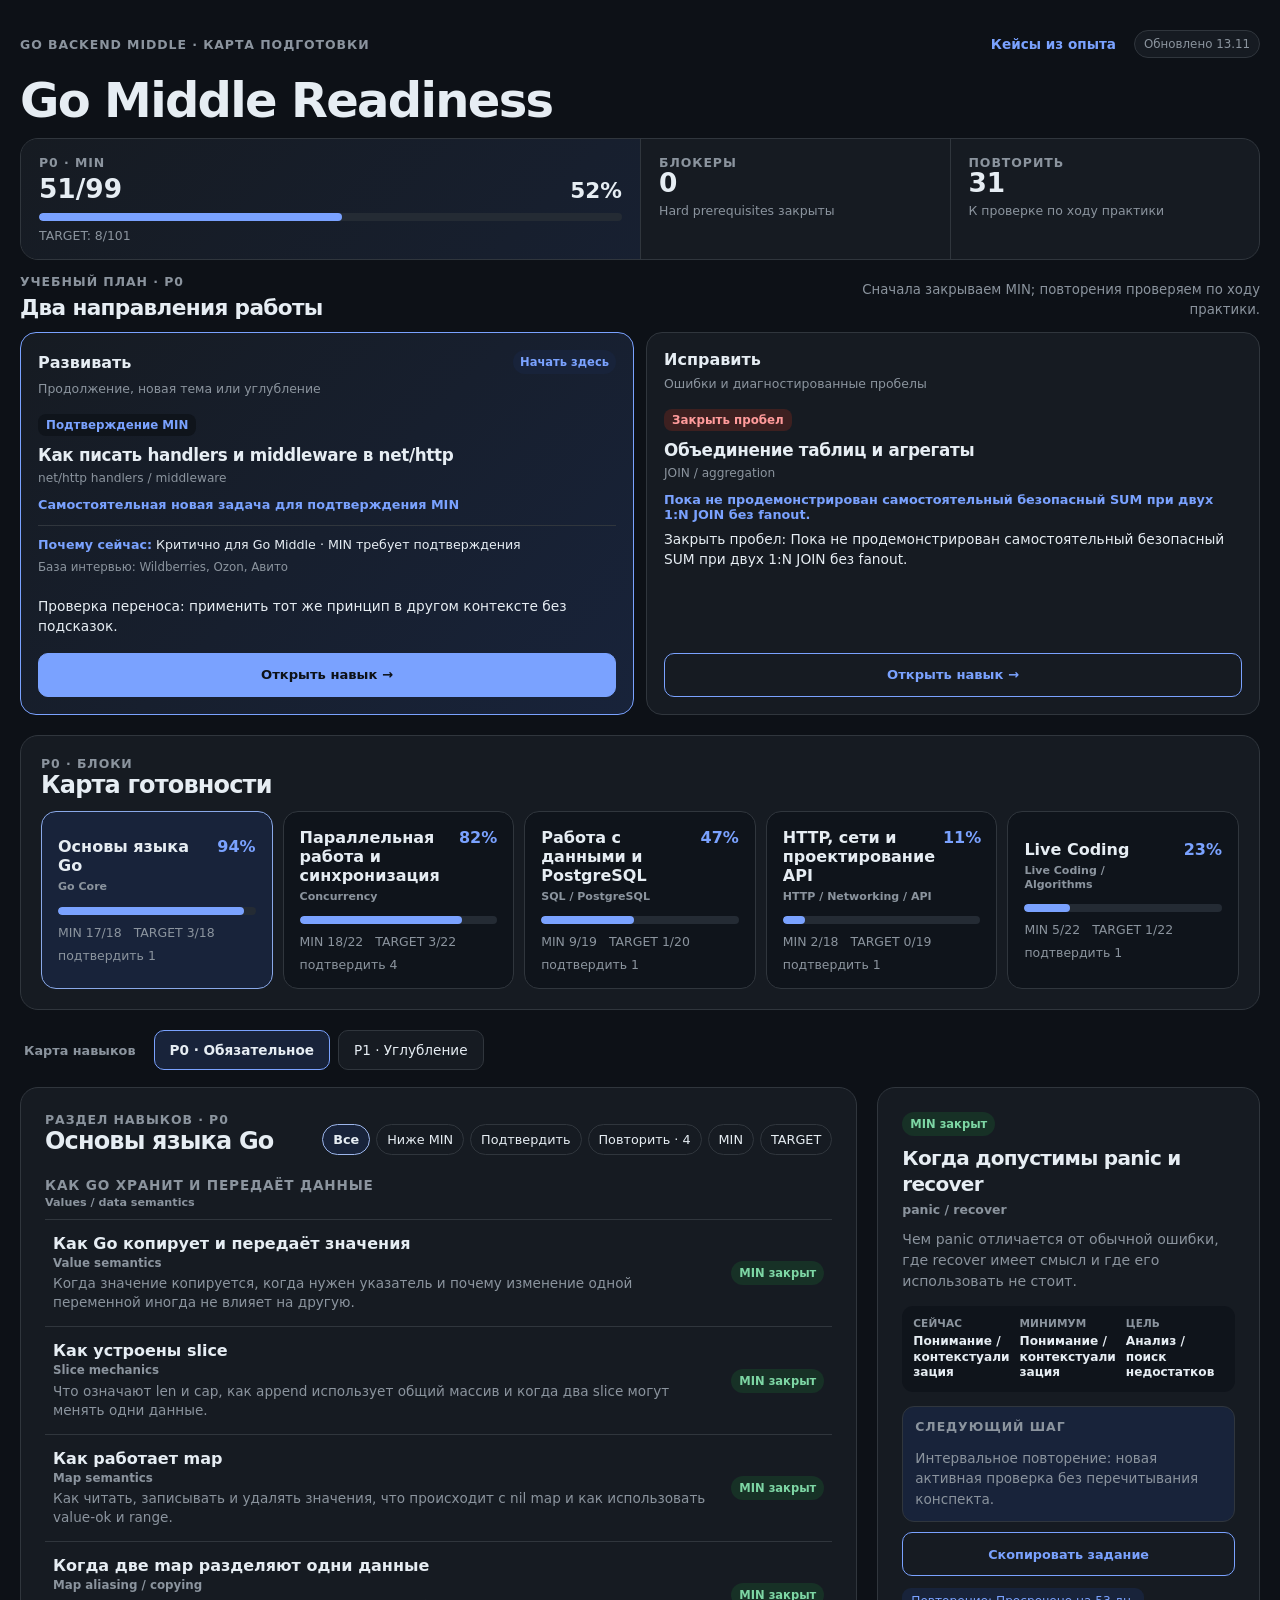
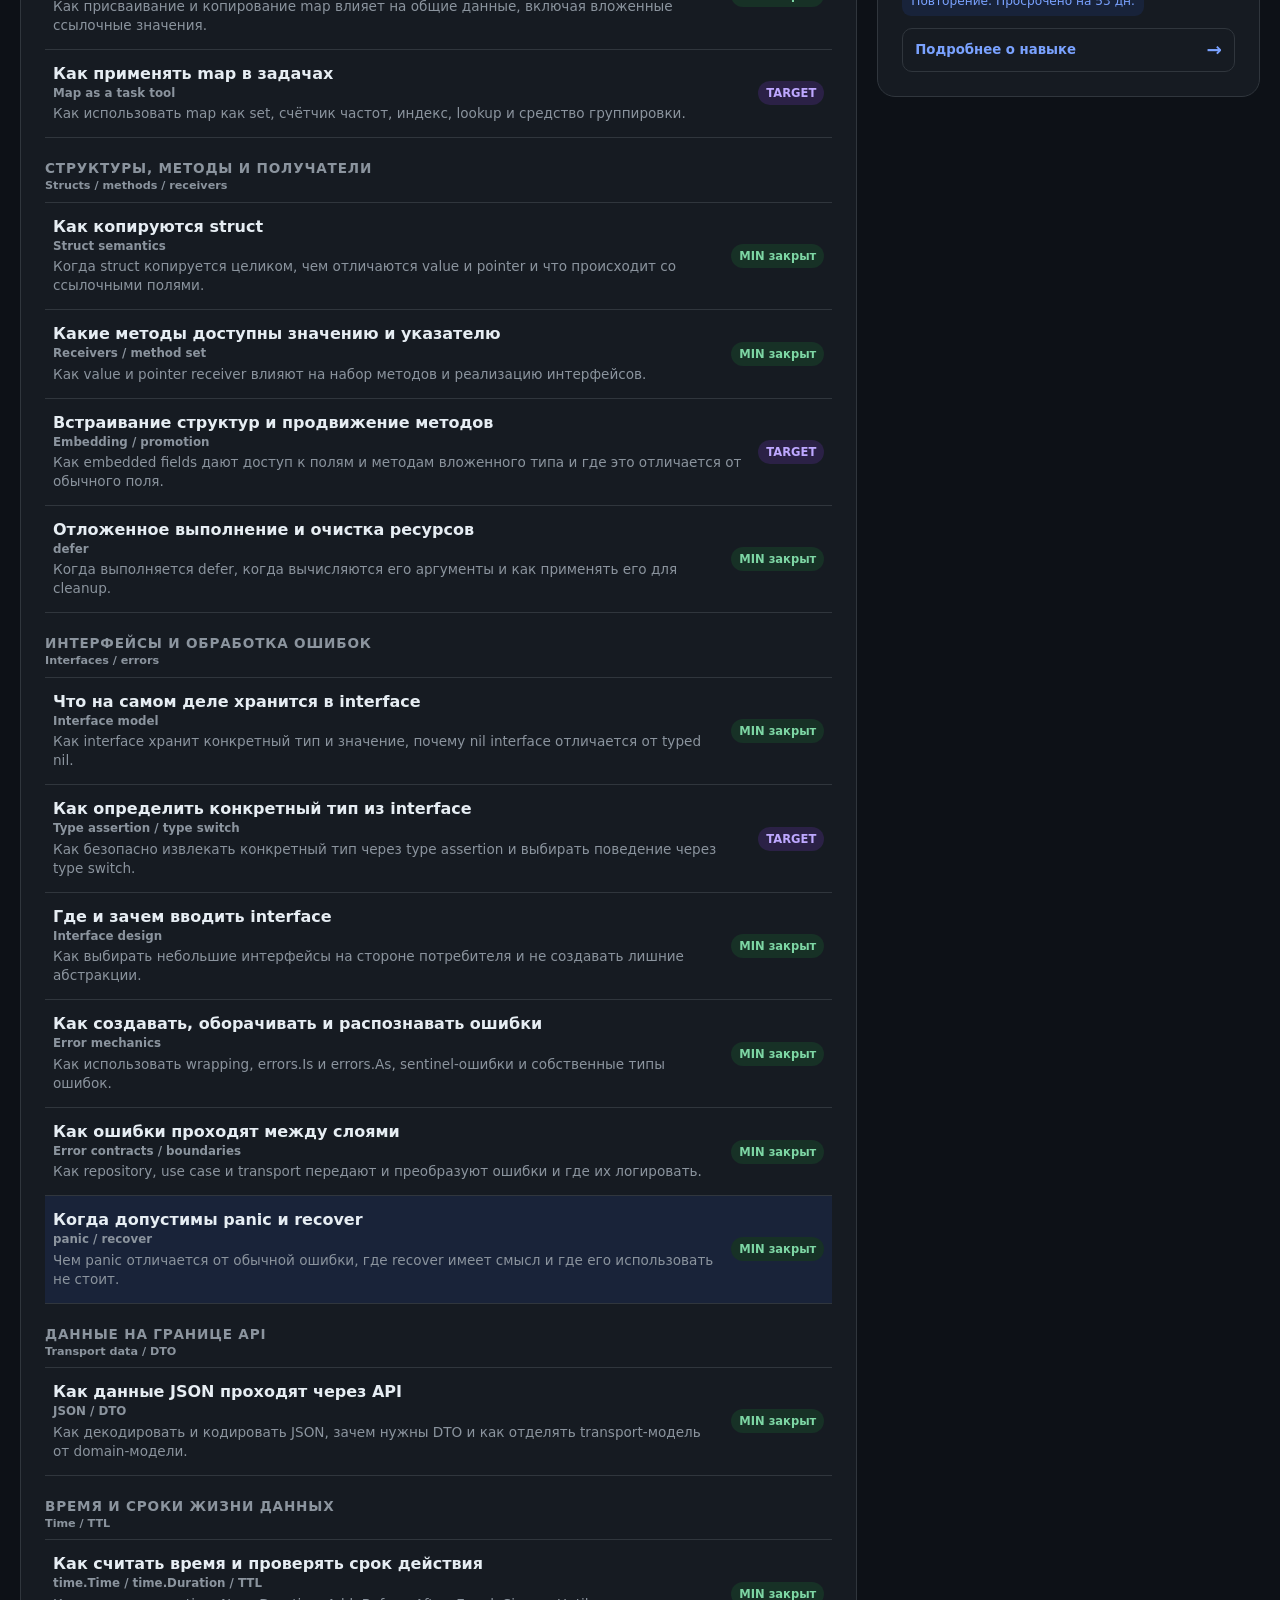
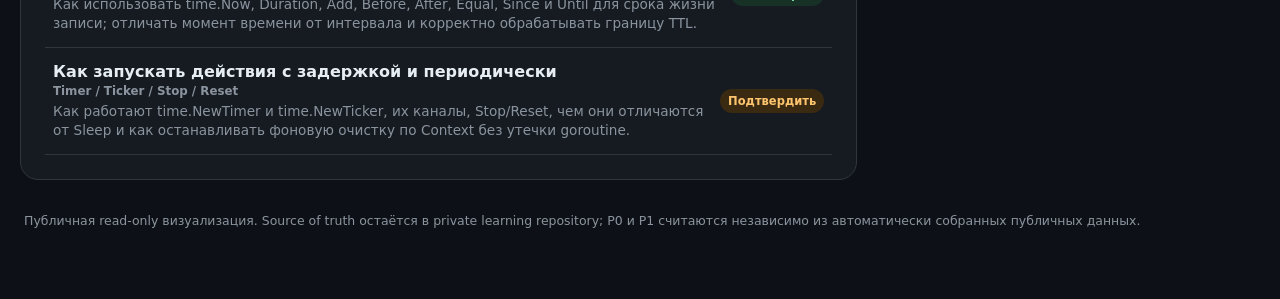
<file: index.html>
<!doctype html>
<html lang="ru">
  <head>
    <meta charset="UTF-8" />
    <meta name="viewport" content="width=device-width, initial-scale=1, viewport-fit=cover" />
    <meta name="theme-color" content="#0d1117" />
    <meta name="apple-mobile-web-app-capable" content="yes" />
    <meta name="apple-mobile-web-app-status-bar-style" content="default" />
    <meta name="apple-mobile-web-app-title" content="Go Middle" />
    <link rel="manifest" href="./manifest.webmanifest" />
    <link rel="icon" type="image/png" href="./icon-192.png" />
    <link rel="apple-touch-icon" href="./apple-touch-icon.png" />
    <meta name="description" content="Read-only dashboard подготовки к Go backend middle" />
    <title>Go Middle Readiness</title>
    <script type="module" crossorigin src="./assets/index-C5cm0WZO.js"></script>
    <link rel="modulepreload" crossorigin href="./assets/pwa-register-WnzzCo6e.js">
    <link rel="stylesheet" crossorigin href="./assets/pwa-register-DoYOE3Kg.css">
    <link rel="stylesheet" crossorigin href="./assets/index-CEKr4oGt.css">
  </head>
  <body>
    <main id="app" class="shell">
      <div class="loading">Загружаю карту прогресса…</div>
    </main>
  </body>
</html>
</file>
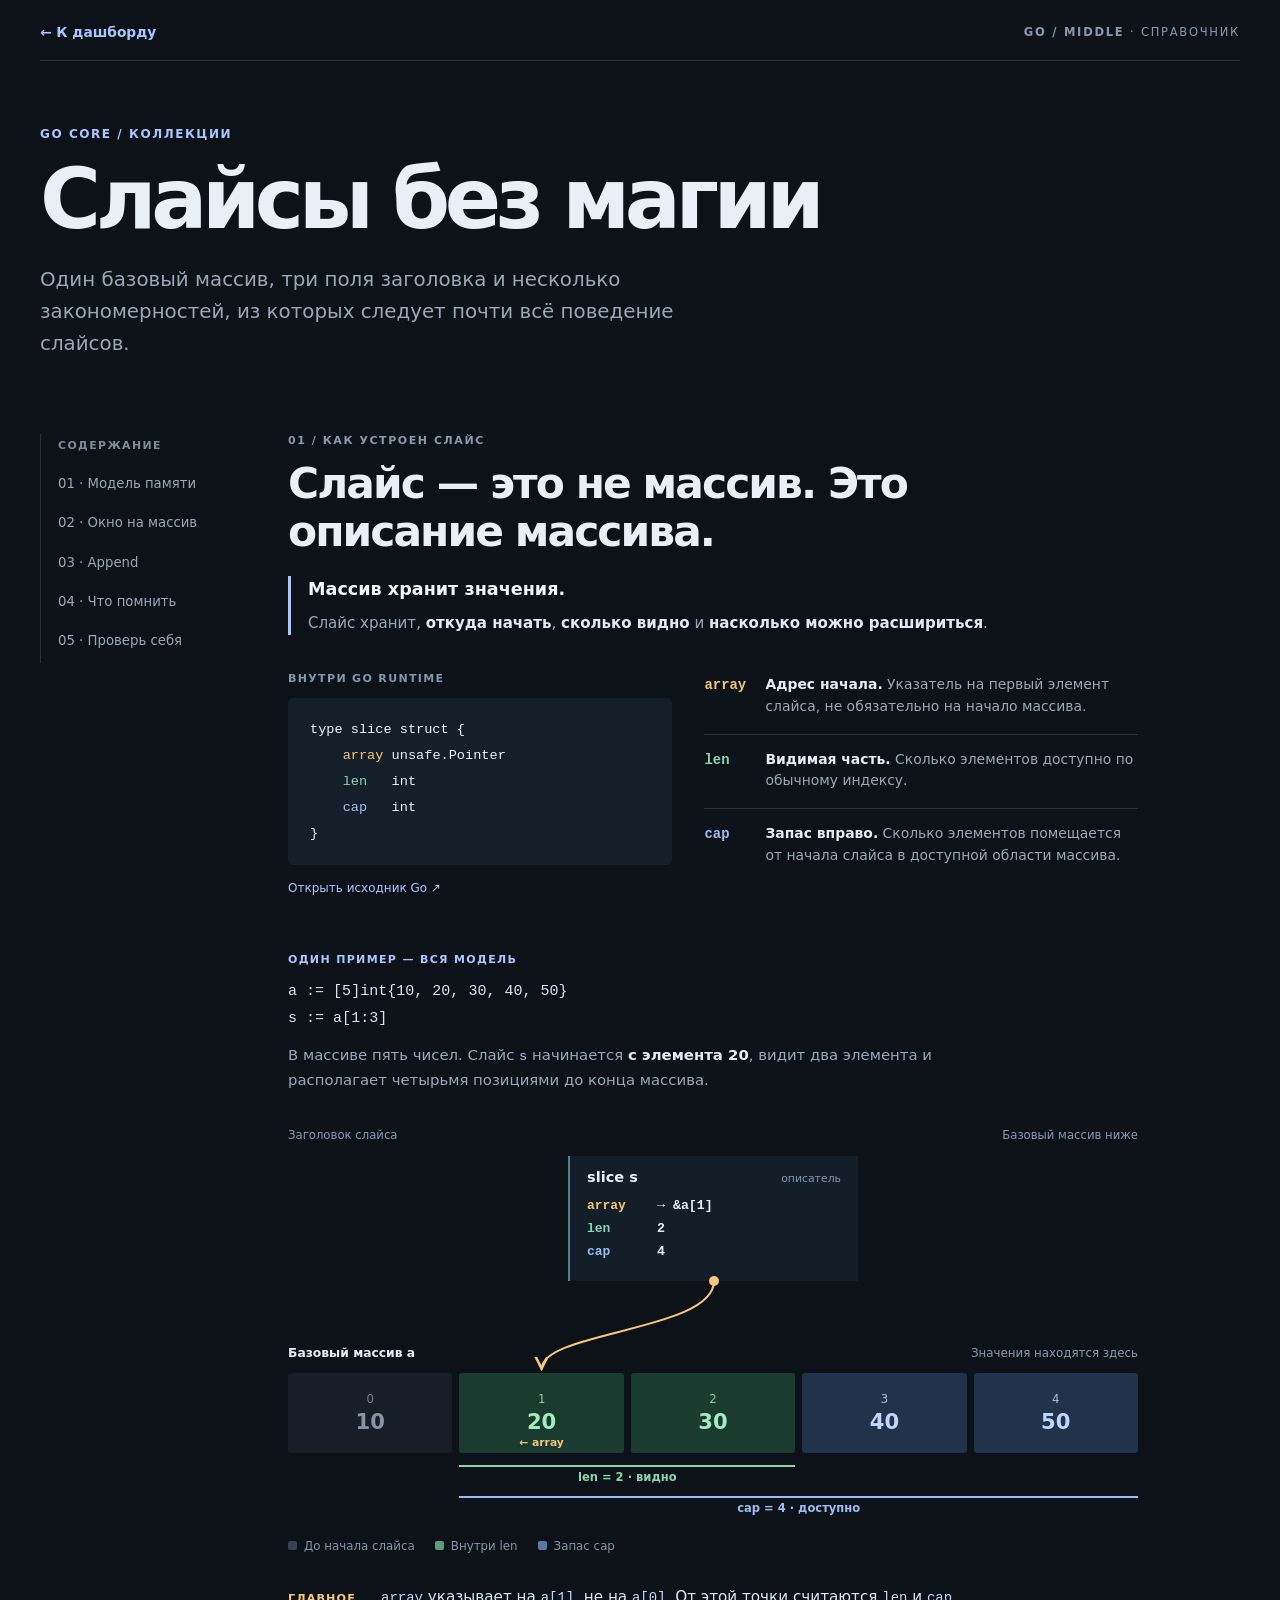
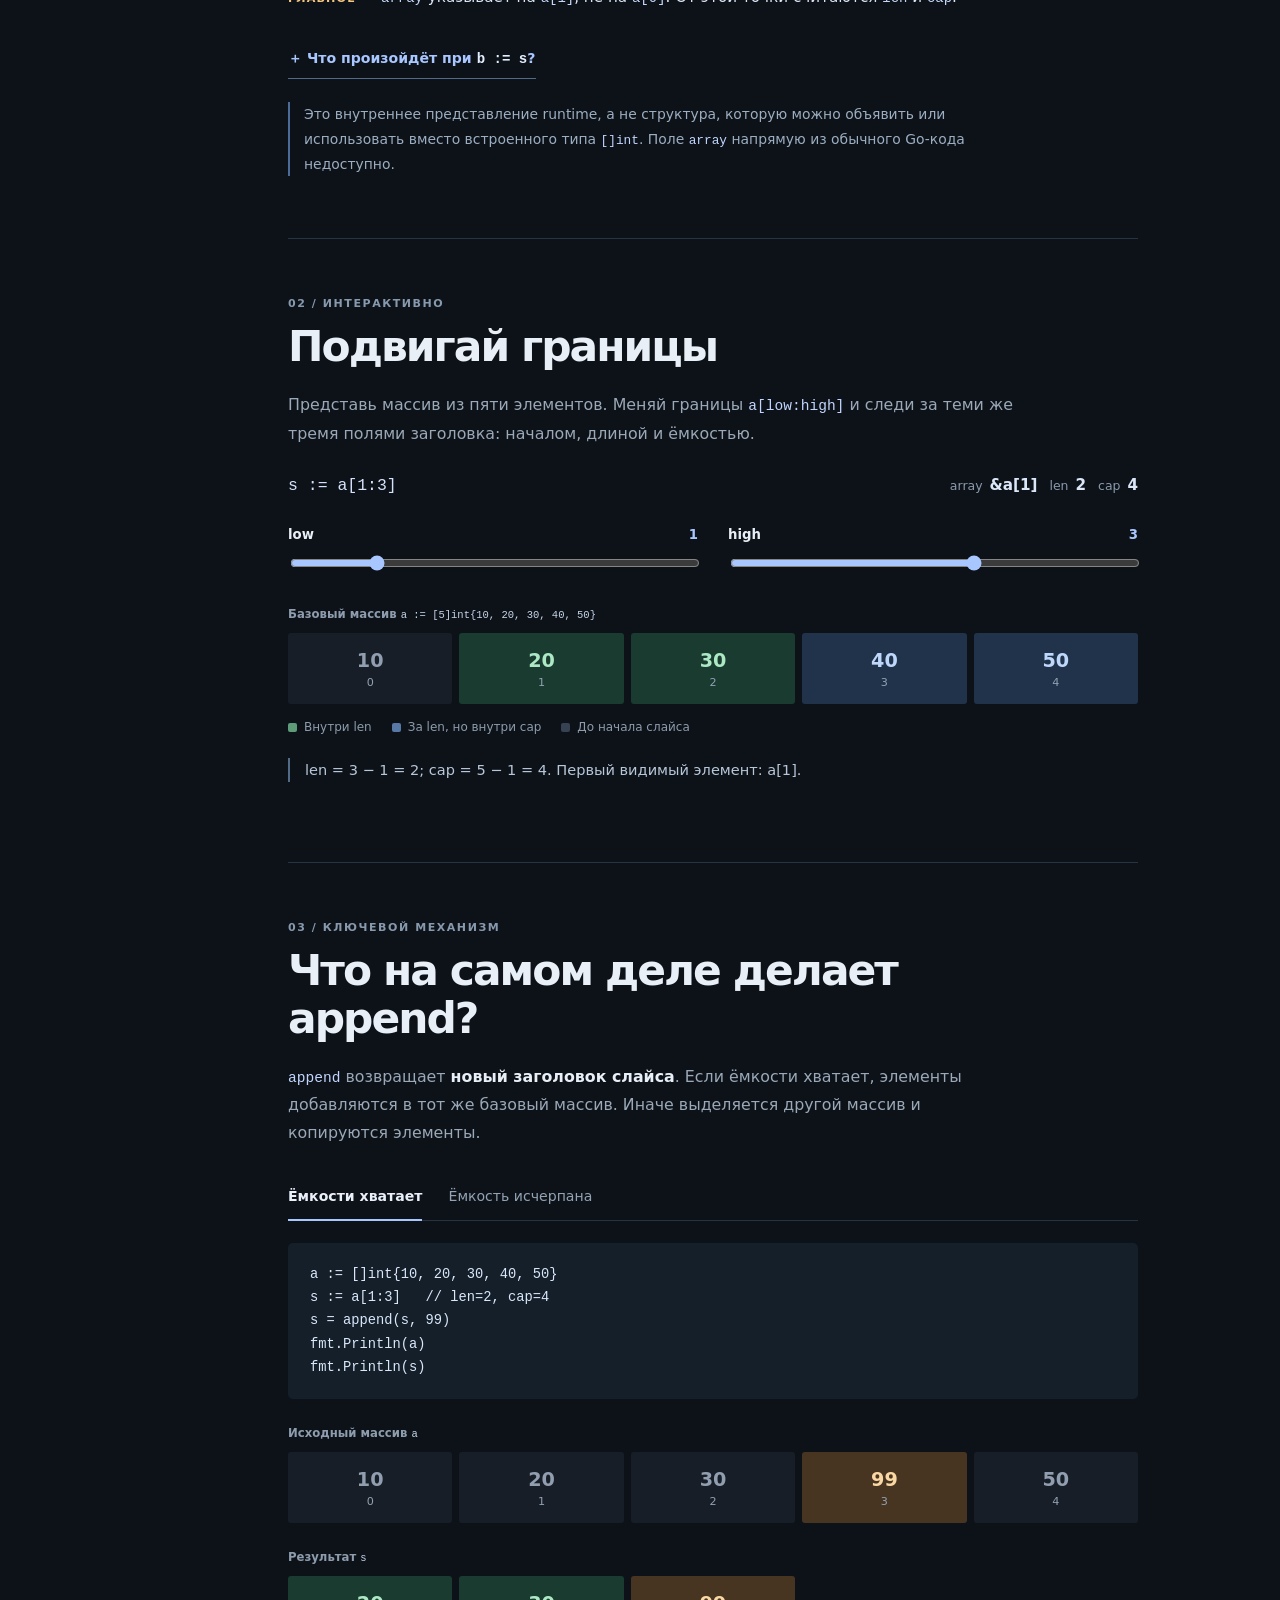
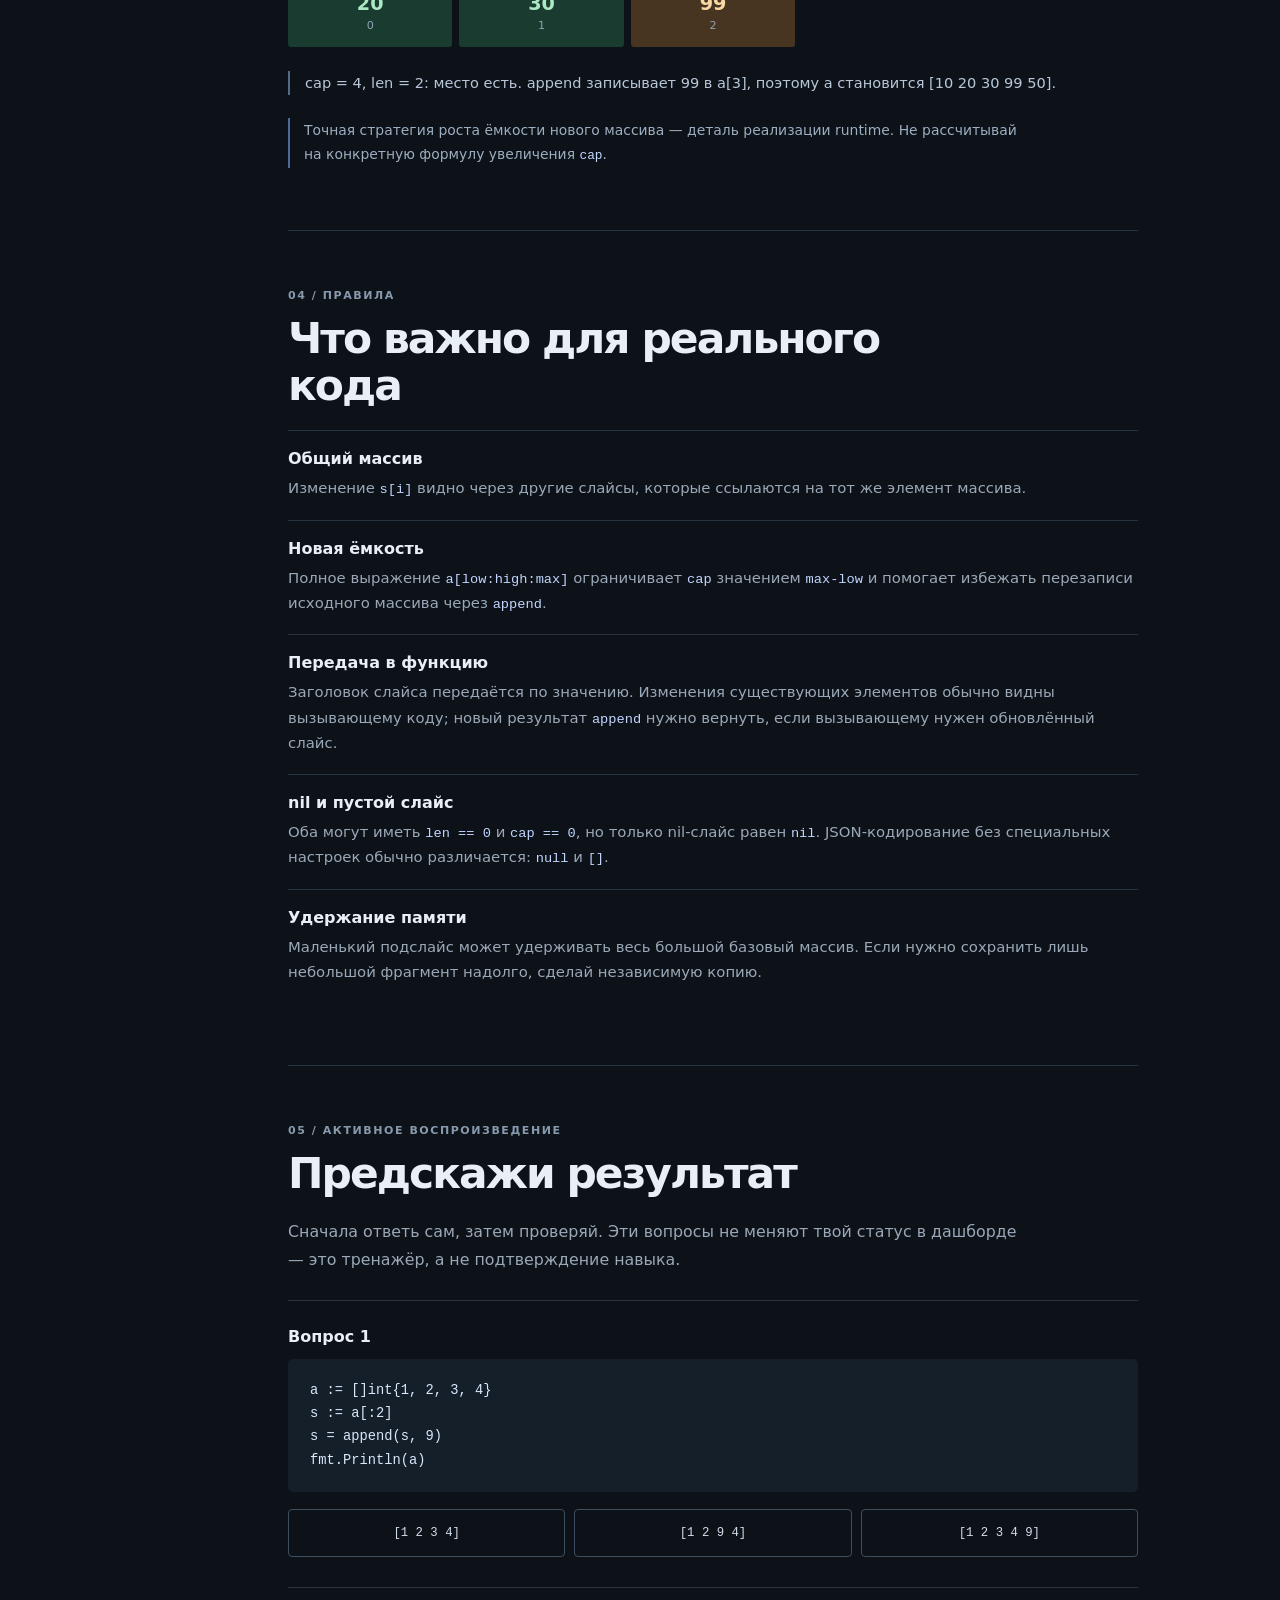
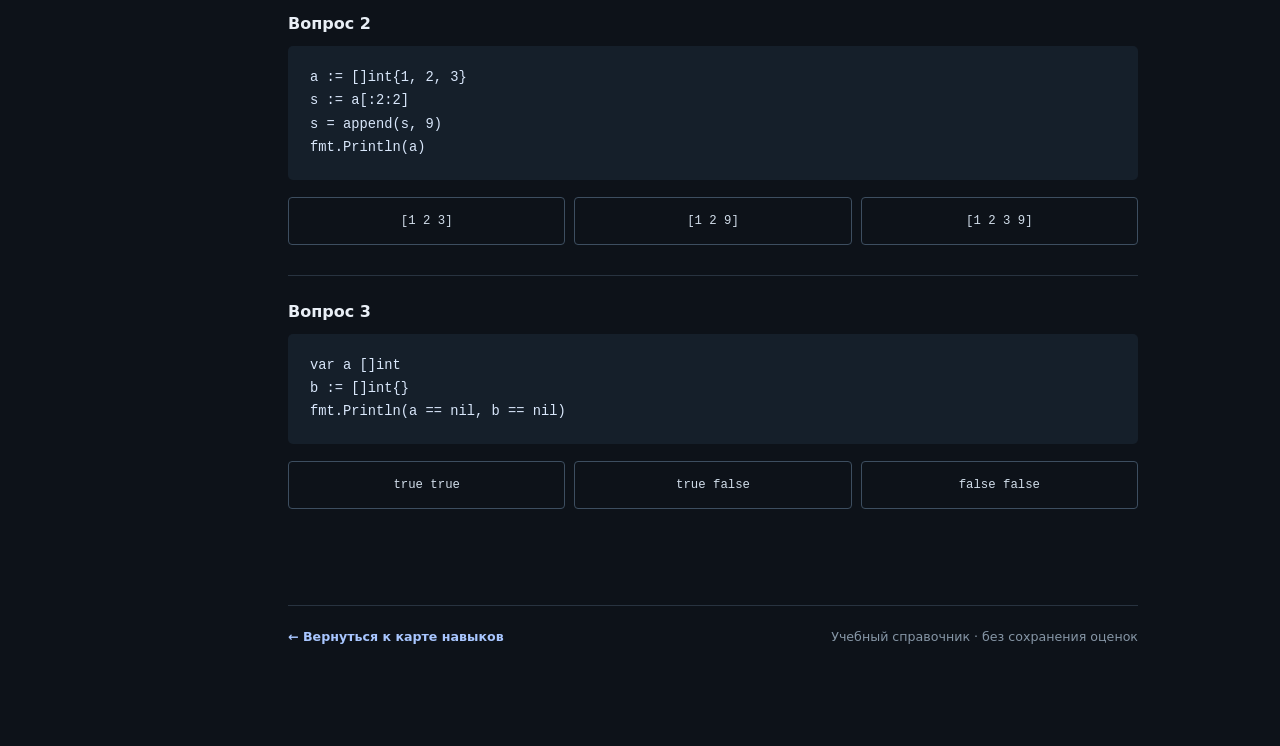
<file: slices.html>
<!doctype html>
<html lang="ru">
<head>
  <meta charset="UTF-8" />
  <meta name="viewport" content="width=device-width, initial-scale=1, viewport-fit=cover" />
  <meta name="theme-color" content="#0d1117" />
  <meta name="description" content="Интерактивная статья о слайсах Go: len, cap, общий массив, append и практические задания." />
  <link rel="manifest" href="./manifest.webmanifest" />
  <link rel="icon" type="image/png" href="./icon-192.png" />
  <link rel="apple-touch-icon" href="./apple-touch-icon.png" />
  <title>Слайсы Go — интерактивный справочник</title>
  <script type="module" crossorigin src="./assets/slices-gSVq7j1D.js"></script>
  <link rel="modulepreload" crossorigin href="./assets/pwa-register-WnzzCo6e.js">
  <link rel="stylesheet" crossorigin href="./assets/pwa-register-DoYOE3Kg.css">
  <link rel="stylesheet" crossorigin href="./assets/slices-CDJUtZlc.css">
</head>
<body class="slices-page">
  <div class="slice-shell">
    <header class="slice-top">
      <a class="slice-back" href="./index.html" aria-label="Вернуться к карте навыков">← К дашборду</a>
      <span class="slice-brand">GO / MIDDLE <span>· СПРАВОЧНИК</span></span>
    </header>
    <div class="slice-heading">
      <div class="slice-kicker">Go core / коллекции</div>
      <h1>Слайсы без магии</h1>
      <p>Один базовый массив, три поля заголовка и несколько закономерностей, из которых следует почти всё поведение слайсов.</p>
    </div>

    <div class="slice-layout">
      <nav class="slice-toc" aria-label="Разделы статьи">
        <span>Содержание</span>
        <a href="#model">01 · Модель памяти</a>
        <a href="#window">02 · Окно на массив</a>
        <a href="#append">03 · Append</a>
        <a href="#rules">04 · Что помнить</a>
        <a href="#quiz">05 · Проверь себя</a>
      </nav>
      <main class="slice-article">
                <section id="model" class="slice-section slice-model">
          <div class="slice-section-index">01 / КАК УСТРОЕН СЛАЙС</div>
          <h2>Слайс — это не массив. Это описание массива.</h2>
          <div class="memory-thesis">
            <strong>Массив хранит значения.</strong>
            <span>Слайс хранит, <b>откуда начать</b>, <b>сколько видно</b> и <b>насколько можно расшириться</b>.</span>
          </div>

          <div class="memory-definition">
            <div class="memory-code-panel">
              <div class="memory-overline">Внутри Go runtime</div>
              <pre class="memory-code"><code>type slice struct {
    <span class="memory-ink-pointer">array</span> unsafe.Pointer
    <span class="memory-ink-len">len</span>   int
    <span class="memory-ink-cap">cap</span>   int
}</code></pre>
              <a href="https://go.dev/src/runtime/slice.go" target="_blank" rel="noreferrer">Открыть исходник Go ↗</a>
            </div>
            <div class="memory-definitions" aria-label="Поля заголовка слайса">
              <div class="memory-definition-row"><code class="memory-ink-pointer">array</code><span><b>Адрес начала.</b> Указатель на первый элемент слайса, не обязательно на начало массива.</span></div>
              <div class="memory-definition-row"><code class="memory-ink-len">len</code><span><b>Видимая часть.</b> Сколько элементов доступно по обычному индексу.</span></div>
              <div class="memory-definition-row"><code class="memory-ink-cap">cap</code><span><b>Запас вправо.</b> Сколько элементов помещается от начала слайса в доступной области массива.</span></div>
            </div>
          </div>

          <div class="memory-example">
            <div class="memory-example-intro">
              <div class="memory-overline">Один пример — вся модель</div>
              <pre class="memory-example-code"><code>a := [5]int{10, 20, 30, 40, 50}
s := a[1:3]</code></pre>
              <p>В массиве пять чисел. Слайс <code>s</code> начинается <b>с элемента 20</b>, видит два элемента и располагает четырьмя позициями до конца массива.</p>
            </div>

            <div class="memory-visual" id="memory-visual">
              <div class="memory-visual-heading"><span>Заголовок слайса</span><span>Базовый массив ниже</span></div>
              <div class="memory-headers" id="memory-headers">
                <div class="memory-header" id="memory-header-s">
                  <div class="memory-header-title"><span class="memory-object-name">slice s</span><span>описатель</span></div>
                  <div class="memory-header-field"><code class="memory-ink-pointer">array</code><strong>→ &amp;a[1]</strong></div>
                  <div class="memory-header-field"><code class="memory-ink-len">len</code><strong>2</strong></div>
                  <div class="memory-header-field"><code class="memory-ink-cap">cap</code><strong>4</strong></div>
                  <span class="memory-pin" id="memory-pin-s" aria-hidden="true"></span>
                </div>
                <div class="memory-header memory-header-copy" id="memory-header-b" hidden>
                  <div class="memory-header-title"><span class="memory-object-name">slice b</span><span>копия описателя</span></div>
                  <div class="memory-header-field"><code class="memory-ink-pointer">array</code><strong>→ &amp;a[1]</strong></div>
                  <div class="memory-header-field"><code class="memory-ink-len">len</code><strong>2</strong></div>
                  <div class="memory-header-field"><code class="memory-ink-cap">cap</code><strong>4</strong></div>
                  <span class="memory-pin" id="memory-pin-b" aria-hidden="true"></span>
                </div>
              </div>
              <div class="memory-wire-space" aria-hidden="true"></div>
              <div class="memory-array-heading"><strong>Базовый массив a</strong><span>Значения находятся здесь</span></div>
              <div class="memory-array" aria-label="Массив a: индекс 0 значение 10, индекс 1 значение 20, индекс 2 значение 30, индекс 3 значение 40, индекс 4 значение 50">
                <div class="memory-cell memory-cell-before" id="memory-cell-0"><small>0</small><strong>10</strong></div>
                <div class="memory-cell memory-cell-visible" id="memory-cell-1"><small>1</small><strong>20</strong><span class="memory-start-tag">← array</span></div>
                <div class="memory-cell memory-cell-visible" id="memory-cell-2"><small>2</small><strong>30</strong></div>
                <div class="memory-cell memory-cell-spare" id="memory-cell-3"><small>3</small><strong>40</strong></div>
                <div class="memory-cell memory-cell-spare" id="memory-cell-4"><small>4</small><strong>50</strong></div>
              </div>
              <div class="memory-range-group" aria-label="Границы len и cap">
                <div class="memory-track memory-track-len"><span>len = 2 · видно</span></div>
                <div class="memory-track memory-track-cap"><span>cap = 4 · доступно</span></div>
              </div>
              <svg class="memory-connections" id="memory-connections" xmlns="http://www.w3.org/2000/svg" aria-hidden="true" focusable="false"><defs><marker id="memory-arrow-tip" markerWidth="7" markerHeight="7" refX="6.2" refY="3" orient="auto"><path d="M0 0 L6 3 L0 6" fill="none" stroke="#f6c779" stroke-width="1.25"/></marker></defs><g id="memory-arrow-lines"></g></svg>
              <div class="memory-legend">
                <span><i class="memory-dot-before"></i>До начала слайса</span>
                <span><i class="memory-dot-visible"></i>Внутри len</span>
                <span><i class="memory-dot-spare"></i>Запас cap</span>
              </div>
            </div>
            <div class="memory-takeaway"><span>Главное</span><strong><code>array</code> указывает на <code>a[1]</code>, не на <code>a[0]</code>. От этой точки считаются <code>len</code> и <code>cap</code>.</strong></div>
            <button class="memory-copy-toggle" type="button" id="memory-copy-toggle" aria-expanded="false" aria-controls="memory-header-b memory-copy-explain">＋ Что произойдёт при <code>b := s</code>?</button>
            <p class="memory-copy-explain" id="memory-copy-explain" hidden>Теперь заголовков два — <code>s</code> и <code>b</code>, но обе стрелки ведут к <b>одному и тому же элементу массива</b>. Присваивание копирует три поля, а не пять чисел. Изменение <code>b[0]</code> затронет и <code>s[0]</code>.</p>
          </div>
          <p class="slice-note">Это внутреннее представление runtime, а не структура, которую можно объявить или использовать вместо встроенного типа <code>[]int</code>. Поле <code>array</code> напрямую из обычного Go-кода недоступно.</p>
        </section>

<section id="window" class="slice-section">
          <div class="slice-section-index">02 / ИНТЕРАКТИВНО</div>
          <h2>Подвигай границы</h2>
          <p>Представь массив из пяти элементов. Меняй границы <code>a[low:high]</code> и следи за теми же тремя полями заголовка: началом, длиной и ёмкостью.</p>
          <div class="slice-lab">
            <div class="slice-lab-top">
              <code id="window-code">s := a[1:3]</code>
              <div class="slice-metrics"><span>array <b id="window-pointer">&amp;a[1]</b></span><span>len <b id="window-len">2</b></span><span>cap <b id="window-cap">4</b></span></div>
            </div>
            <div class="slice-controls">
              <label>low <output id="low-value" for="low">1</output><input id="low" type="range" min="0" max="5" value="1" /></label>
              <label>high <output id="high-value" for="high">3</output><input id="high" type="range" min="0" max="5" value="3" /></label>
            </div>
            <div class="slice-array-label">Базовый массив <code>a := [5]int{10, 20, 30, 40, 50}</code></div>
            <div class="slice-cells" id="window-cells" aria-live="polite"></div>
            <div class="slice-legend"><span><i class="legend-visible"></i> Внутри len</span><span><i class="legend-spare"></i> За len, но внутри cap</span><span><i class="legend-before"></i> До начала слайса</span></div>
            <p id="window-explain" class="slice-lab-explain" aria-live="polite"></p>
          </div>
        </section>

        <section id="append" class="slice-section">
          <div class="slice-section-index">03 / КЛЮЧЕВОЙ МЕХАНИЗМ</div>
          <h2>Что на самом деле делает append?</h2>
          <p><code>append</code> возвращает <strong>новый заголовок слайса</strong>. Если ёмкости хватает, элементы добавляются в тот же базовый массив. Иначе выделяется другой массив и копируются элементы.</p>
          <div class="slice-lab">
            <div class="slice-switch" role="group" aria-label="Выбрать сценарий append">
              <button type="button" data-mode="shared" aria-pressed="true">Ёмкости хватает</button>
              <button type="button" data-mode="detached" aria-pressed="false">Ёмкость исчерпана</button>
            </div>
            <pre class="slice-code"><code id="append-code"></code></pre>
            <div class="slice-array-label">Исходный массив <code>a</code></div>
            <div id="append-base" class="slice-cells"></div>
            <div class="slice-array-label">Результат <code>s</code></div>
            <div id="append-result" class="slice-cells"></div>
            <div id="append-explain" class="slice-lab-explain" role="status"></div>
          </div>
          <p class="slice-note">Точная стратегия роста ёмкости нового массива — деталь реализации runtime. Не рассчитывай на конкретную формулу увеличения <code>cap</code>.</p>
        </section>

        <section id="rules" class="slice-section">
          <div class="slice-section-index">04 / ПРАВИЛА</div>
          <h2>Что важно для реального кода</h2>
          <div class="slice-rule"><b>Общий массив</b><p>Изменение <code>s[i]</code> видно через другие слайсы, которые ссылаются на тот же элемент массива.</p></div>
          <div class="slice-rule"><b>Новая ёмкость</b><p>Полное выражение <code>a[low:high:max]</code> ограничивает <code>cap</code> значением <code>max-low</code> и помогает избежать перезаписи исходного массива через <code>append</code>.</p></div>
          <div class="slice-rule"><b>Передача в функцию</b><p>Заголовок слайса передаётся по значению. Изменения существующих элементов обычно видны вызывающему коду; новый результат <code>append</code> нужно вернуть, если вызывающему нужен обновлённый слайс.</p></div>
          <div class="slice-rule"><b>nil и пустой слайс</b><p>Оба могут иметь <code>len == 0</code> и <code>cap == 0</code>, но только nil-слайс равен <code>nil</code>. JSON-кодирование без специальных настроек обычно различается: <code>null</code> и <code>[]</code>.</p></div>
          <div class="slice-rule"><b>Удержание памяти</b><p>Маленький подслайс может удерживать весь большой базовый массив. Если нужно сохранить лишь небольшой фрагмент надолго, сделай независимую копию.</p></div>
        </section>

        <section id="quiz" class="slice-section">
          <div class="slice-section-index">05 / АКТИВНОЕ ВОСПРОИЗВЕДЕНИЕ</div>
          <h2>Предскажи результат</h2>
          <p>Сначала ответь сам, затем проверяй. Эти вопросы не меняют твой статус в дашборде — это тренажёр, а не подтверждение навыка.</p>
          <div id="slice-quiz"></div>
        </section>
        <footer class="slice-footer"><a href="./index.html">← Вернуться к карте навыков</a><span>Учебный справочник · без сохранения оценок</span></footer>
      </main>
    </div>
  </div>
</body>
</html>
</file>
<file: assets/pwa-register-DoYOE3Kg.css>
.pwa-update-banner{top:calc(12px + env(safe-area-inset-top,0px));z-index:200;border:1px solid var(--accent);background:var(--surface);width:min(410px,100% - 24px);color:var(--text);border-radius:13px;justify-content:space-between;align-items:center;gap:12px;padding:12px 13px;font-size:14px;display:flex;position:fixed;left:auto;right:12px;box-shadow:0 8px 25px #0000003b}.pwa-update-banner button{border:1px solid var(--accent);background:var(--accent-soft);min-height:44px;color:var(--text);cursor:pointer;border-radius:9px;padding:8px 11px;font-size:13px;font-weight:750}@media (max-width:720px){.pwa-update-banner{width:auto;left:12px;right:12px}}
</file>
<file: assets/index-CEKr4oGt.css>
:root{color:#18202c;--surface:#fff;--soft:#f5f7fa;--border:#dce1e7;--text:#18202c;--muted:#697386;--accent:#2563eb;--accent-soft:#eaf1ff;--good:#177245;--good-soft:#e7f5ee;--target:#5b3fa3;--target-soft:#f0ebff;--warn:#9a5b00;--warn-soft:#fff2d9;--danger:#a03535;--danger-soft:#fdecec;background:#f0f2f5;font-family:Inter,ui-sans-serif,system-ui,-apple-system,BlinkMacSystemFont,Segoe UI,sans-serif}*{box-sizing:border-box}body{min-width:320px;color:var(--text);background:#f0f2f5;margin:0}button,a{font:inherit}button{color:inherit}.shell{width:min(1240px,100% - 32px);margin:0 auto;padding:28px 0 56px}.loading{color:var(--muted);padding:40px}.hero{justify-content:space-between;align-items:flex-start;gap:24px;margin-bottom:22px;display:flex}.hero h1,.section-title,.detail h2{letter-spacing:-.035em;margin:0}.hero h1{margin-top:8px;font-size:clamp(2.2rem,5vw,4rem);line-height:.98}.hero p{max-width:680px;color:var(--muted);line-height:1.55}.eyebrow,.label{letter-spacing:.09em;text-transform:uppercase;color:var(--muted);font-size:.76rem;font-weight:800;display:block}.updated,.chip{border:1px solid var(--border);background:var(--surface);color:var(--muted);border-radius:999px;padding:8px 11px;font-size:.8rem}.hero-compact{margin-bottom:14px;display:block}.hero-nav{justify-content:space-between;align-items:center;gap:18px;min-height:32px;margin-bottom:14px;display:flex}.hero-tabs{justify-content:flex-start;margin:0}.hero-copy .eyebrow{margin-bottom:7px}.hero-copy h1{margin:0;font-size:clamp(2rem,4vw,3rem);line-height:1}.hero-compact .updated{white-space:nowrap;padding:6px 9px;font-size:.74rem}.summary{background:var(--surface);border:1px solid var(--border);border-radius:18px;grid-template-columns:2fr 1fr 1fr;margin-bottom:14px;display:grid;overflow:hidden}.summary-item{min-width:0;padding:16px 18px}.summary-item+.summary-item{border-left:1px solid var(--border)}.summary-primary{background:linear-gradient(135deg,var(--surface) 0%,var(--accent-soft) 160%)}.summary-value{justify-content:space-between;align-items:baseline;gap:12px;margin-top:6px;display:flex}.summary-value strong,.summary-number{font-size:1.65rem;font-weight:800;line-height:1}.summary-value b{font-size:1.35rem}.summary-item>small{color:var(--muted);margin-top:7px;font-size:.75rem;display:block}.summary .bar{margin-top:10px}.readiness-card{padding:20px}.readiness-card .section-head{margin-bottom:12px}.metrics{grid-template-columns:2fr 1fr 1fr;gap:14px;margin-bottom:14px;display:grid}.card,.metric,.panel,.detail{background:var(--surface);border:1px solid var(--border);border-radius:18px}.metric{padding:20px}.metric-row{justify-content:space-between;align-items:baseline;gap:12px;display:flex}.metric-row strong,.big{font-size:2rem}.metric p{color:var(--muted);margin:12px 0 0;line-height:1.4}.bar{background:#e4e8ed;border-radius:999px;height:8px;margin-top:12px;overflow:hidden}.bar>span{background:var(--accent);border-radius:inherit;height:100%;display:block}.detail p{color:var(--muted);line-height:1.5}.levels{grid-template-columns:1fr auto 1fr auto 1fr;align-items:center;gap:8px;display:grid}.levels div{min-width:0}.levels strong{margin-top:5px;font-size:.88rem;line-height:1.3;display:block}.arrow{color:#9ca4b1}.section{margin-bottom:20px}.section-head{justify-content:space-between;align-items:flex-end;gap:18px;margin-bottom:15px;display:flex}.section-head p{max-width:470px;color:var(--muted);text-align:right;margin:0}.blocks{grid-template-columns:repeat(5,minmax(0,1fr));gap:10px;display:grid}.block{border:1px solid var(--border);background:var(--soft);text-align:left;cursor:pointer;border-radius:15px;padding:16px}.block.active,.block:hover{background:var(--accent-soft);border-color:#8aa9e8}.block-top{justify-content:space-between;gap:8px;min-height:42px;display:flex}.block-top span{color:var(--accent);font-weight:800}.block-meta{color:var(--muted);flex-wrap:wrap;gap:8px 12px;margin-top:10px;font-size:.74rem;display:flex}.layout{grid-template-columns:minmax(0,1.75fr) minmax(290px,.8fr);align-items:start;gap:20px;display:grid}.panel,.detail{padding:24px}.detail{position:sticky;top:18px}.toolbar{justify-content:space-between;align-items:flex-end;gap:18px;display:flex}.filters{flex-wrap:wrap;justify-content:flex-end;gap:6px;display:flex}.filters button{border:1px solid var(--border);cursor:pointer;background:0 0;border-radius:999px;padding:7px 10px;font-size:.77rem}.filters button.active{background:var(--accent-soft);border-color:#9db6eb;font-weight:800}.group{margin-top:22px}.group h3{color:var(--muted);letter-spacing:.06em;text-transform:uppercase;margin:0 0 8px;font-size:.83rem}.skill-list{border-top:1px solid var(--border)}.skill{border:0;border-bottom:1px solid var(--border);text-align:left;cursor:pointer;background:0 0;grid-template-columns:minmax(0,1fr) auto;align-items:center;gap:14px;width:100%;padding:14px 8px;display:grid}.skill:hover,.skill.active{background:#f8faff}.skill-title strong,.skill-title span{display:block}.skill-title span{color:var(--muted);margin-top:3px;font-size:.82rem;line-height:1.35}.status{white-space:nowrap;border-radius:999px;width:max-content;max-width:100%;padding:5px 8px;font-size:.7rem;font-weight:800;display:inline-flex}.gap{color:var(--danger);background:var(--danger-soft)}.confirm{color:var(--warn);background:var(--warn-soft)}.min{color:var(--good);background:var(--good-soft)}.target{color:var(--target);background:var(--target-soft)}.neutral{color:var(--muted);background:var(--soft)}.detail .levels{background:var(--soft);border-radius:14px;grid-template-columns:1fr;gap:10px;padding:15px}.detail .arrow{display:none}.detail-section{border-top:1px solid var(--border);margin-top:18px;padding-top:16px}.evidence{margin:8px 0 0;padding:0;list-style:none}.evidence li{margin-top:10px}.evidence a{color:var(--accent);overflow-wrap:anywhere;font-size:.82rem;font-weight:700}.evidence small{color:var(--muted);margin-top:3px;display:block}.next-list{border-top:1px solid var(--border)}.next-item{border:0;border-bottom:1px solid var(--border);text-align:left;cursor:pointer;background:0 0;grid-template-columns:38px minmax(170px,1fr) minmax(220px,1.2fr) auto;align-items:center;gap:12px;width:100%;padding:13px 4px;display:grid}.next-item:hover{background:#f8faff}.idx{color:#9ca4b1;font-weight:800}.next-main small,.next-level{color:var(--muted);margin-top:3px;font-size:.79rem;display:block}footer{color:var(--muted);padding:12px 4px;font-size:.78rem;line-height:1.5}@media (max-width:980px){.metrics{grid-template-columns:1fr 1fr}.metric.primary{grid-column:1/-1}.blocks{grid-template-columns:repeat(2,1fr)}.layout{grid-template-columns:1fr}.detail{position:static}}@media (max-width:720px){.shell{width:calc(100% - 20px);padding-top:18px}.hero,.section-head,.toolbar{display:block}.updated{display:inline-block}.hero-nav{margin-bottom:12px;display:flex}.hero-copy h1{font-size:2rem}.hero-tabs{margin:0}.summary{grid-template-columns:1fr}.summary-item+.summary-item{border-left:0;border-top:1px solid var(--border)}.summary-item{padding:13px 15px}.metrics,.blocks{grid-template-columns:1fr}.metric.primary{grid-column:auto}.section-head p{text-align:left;margin-top:10px}.filters{justify-content:flex-start;margin-top:12px}.levels{grid-template-columns:1fr}.arrow{display:none}.skill{grid-template-columns:1fr auto}.next-item{grid-template-columns:32px 1fr auto}.next-level{grid-column:2/-1}}@media (prefers-color-scheme:dark){:root{color:#e8edf5;--surface:#171b22;--soft:#11151b;--border:#2b323d;--text:#e8edf5;--muted:#9aa5b5;--accent:#7aa2ff;--accent-soft:#18233a;--good:#7dd6a4;--good-soft:#173126;--target:#bea8ff;--target-soft:#2b2146;--warn:#ffc56e;--warn-soft:#3a2a12;--danger:#ff9b9b;--danger-soft:#3d2020;background:#101318}.metric.primary{background:linear-gradient(135deg,#171b22 0%,#182033 100%)}.bar{background:#2a3039}.skill:hover,.skill.active,.next-item:hover{background:#192339}}:root{color:#e6edf3;--surface:#161b22;--soft:#0f141b;--border:#30363d;--text:#e6edf3;--muted:#8b949e;--accent:#7aa2ff;--accent-soft:#18233a;--good:#7dd6a4;--good-soft:#173126;--target:#bea8ff;--target-soft:#2b2146;--warn:#ffc56e;--warn-soft:#3a2a12;--danger:#ff9b9b;--danger-soft:#3d2020;background:#0d1117}body{background:#0d1117}.metric.primary{background:linear-gradient(135deg,#161b22 0%,#182033 100%)}.bar{background:#242b34}.skill:hover,.skill.active,.next-item:hover{background:#192339}.experience-projects{gap:16px;display:grid}.experience-project{border:1px solid var(--border);background:var(--soft);border-radius:16px;overflow:hidden}.experience-project-head{border-bottom:1px solid var(--border);justify-content:space-between;gap:20px;padding:18px 20px;display:flex}.experience-project-head h3{margin:5px 0 0;font-size:1.1rem}.experience-project-head p{color:var(--muted);margin:8px 0 0;line-height:1.45}.experience-counters{flex-wrap:wrap;justify-content:flex-end;align-items:flex-start;gap:8px;display:flex}.experience-counters span{border:1px solid var(--border);background:var(--surface);color:var(--muted);white-space:nowrap;border-radius:999px;padding:6px 9px;font-size:.72rem}.experience-counters b{color:var(--text)}.experience-list{background:var(--surface)}.experience-item{border-bottom:1px solid var(--border);grid-template-columns:minmax(0,1fr) auto;gap:16px;padding:16px 20px;display:grid}.experience-item:last-child{border-bottom:0}.experience-title{flex-wrap:wrap;align-items:center;gap:10px;display:flex}.experience-main>p,.experience-target p{color:var(--muted);margin:6px 0 0;line-height:1.45}.experience-target{background:var(--soft);border-radius:12px;margin-top:12px;padding:12px 14px}.experience-link{color:var(--accent);align-self:start;font-size:.76rem;font-weight:800;text-decoration:none}.experience-link:hover{text-decoration:underline}@media (max-width:720px){.experience-project-head{display:block}.experience-counters{justify-content:flex-start;margin-top:12px}.experience-item{grid-template-columns:1fr}.experience-link{justify-self:start}}.relation-list{gap:8px;margin-top:10px;display:grid}.relation-item{border:1px solid var(--border);background:var(--soft);text-align:left;cursor:pointer;border-radius:12px;justify-content:space-between;align-items:center;gap:10px;width:100%;padding:10px 12px;display:flex}.relation-item:hover{border-color:var(--accent)}.relation-item strong{font-size:.84rem;line-height:1.3}.relation-empty{margin-bottom:0}.detail-next-step{background:var(--accent-soft);border:1px solid var(--border);border-radius:12px;padding:14px}.detail-next-step.detail-section{margin-top:18px}.detail-next-step p{margin-bottom:0}.copy-task{border:1px solid var(--accent);width:100%;color:var(--accent);cursor:pointer;background:0 0;border-radius:10px;margin-top:10px;padding:9px 11px;font-size:.78rem;font-weight:800}.copy-task:hover{background:var(--accent-soft)}.copy-task.copied{border-color:var(--good);background:var(--good-soft);color:var(--good)}.relation-item.is-blocking{border-color:color-mix(in srgb,var(--danger) 45%,var(--border));background:color-mix(in srgb,var(--danger-soft) 62%,var(--surface))}.skill-title strong .skill-lock{filter:none;opacity:1;color:var(--warn);margin-right:7px;font-size:.82rem;line-height:1;display:inline-block}.relation-copy{min-width:0}.relation-copy strong,.relation-copy small{display:block}.relation-copy small{color:var(--muted);margin-top:4px;font-size:.72rem;line-height:1.3}.active-issue{background:var(--soft);border-radius:12px;padding:14px}.active-issue.detail-section{margin-top:18px}.issue-heading{justify-content:space-between;align-items:center;gap:10px;margin-top:9px;display:flex}.issue-heading small{color:var(--muted);font-size:.74rem}.issue-type{letter-spacing:.04em;text-transform:uppercase;border-radius:999px;padding:4px 8px;font-size:.68rem;font-weight:800;display:inline-flex}.issue-gap{color:var(--warn);background:var(--warn-soft)}.issue-misconception{color:var(--danger);background:var(--danger-soft)}.issue-source{color:var(--accent);margin-top:8px;font-size:.76rem;font-weight:800;text-decoration:none;display:inline-block}.issue-source:hover{text-decoration:underline}.review-section{background:var(--soft);border-radius:12px;padding:14px}.review-section.detail-section{margin-top:18px}.review-heading{justify-content:space-between;align-items:baseline;gap:12px;margin-top:9px;display:flex}.review-heading strong{font-size:.92rem}.review-heading span{color:var(--muted);text-align:right;font-size:.78rem}.review-due,.review-overdue{border:1px solid var(--warn)}.review-overdue{background:var(--danger-soft)}.review-due .review-heading strong,.review-overdue .review-heading strong{color:var(--warn)}button:focus-visible,a:focus-visible{outline:3px solid var(--accent);outline-offset:3px}.eyebrow,.label{letter-spacing:.075em;font-size:.78rem}.summary-item>small,.block-meta{font-size:.78rem}.filters button{font-size:.8rem}.group h3{font-size:.85rem}.skill-title span{font-size:.85rem;line-height:1.4}.status{font-size:.72rem}.current-focus{background:linear-gradient(135deg,var(--surface) 0%,var(--accent-soft) 180%);justify-content:space-between;align-items:center;gap:24px;margin-bottom:20px;padding:20px 22px;display:flex}.current-focus-copy{min-width:0}.current-focus-title{flex-wrap:wrap;align-items:center;gap:10px;margin-top:7px;display:flex}.current-focus-title h2{letter-spacing:-.025em;margin:0;font-size:1.35rem}.current-focus-meta{color:var(--muted);margin:7px 0 0;font-size:.84rem}.current-focus-step{max-width:760px;margin:8px 0 0;line-height:1.45}.current-focus-button{border:1px solid var(--accent);background:var(--accent);color:#0d1117;cursor:pointer;border-radius:11px;flex:none;padding:10px 14px;font-size:.82rem;font-weight:800}.current-focus-button:hover{filter:brightness(1.08)}.next-steps-card{padding:24px}.next-action{color:var(--muted);font-size:.82rem;line-height:1.4}.relation-copy small,.experience-counters span,.issue-heading small{font-size:.76rem}.evidence a{font-size:.84rem}.copy-task{font-size:.8rem}@media (max-width:720px){.current-focus{padding:17px;display:block}.current-focus-button{width:100%;margin-top:14px}.next-item{grid-template-columns:32px 1fr auto}.next-action{grid-column:2/-1}.next-steps-card{padding:18px}}.technical-term{color:var(--muted);letter-spacing:0;text-transform:none;margin-top:4px;font-size:.72rem;font-weight:600;line-height:1.3;display:block}.block-top strong .technical-term{margin-top:5px;font-size:.69rem;font-weight:600}.group h3 .technical-term{letter-spacing:0;text-transform:none;margin-top:3px;font-size:.7rem;font-weight:600}.skill-title>.technical-term{margin-top:3px;font-size:.74rem}.detail-term{margin-top:5px;margin-bottom:10px;font-size:.78rem}.current-focus-term{margin-top:5px;font-size:.76rem}.study-plan-panel{margin:0 0 20px}.study-plan-heading{justify-content:space-between;align-items:end;gap:16px;margin:0 0 12px;display:flex}.study-plan-heading h2{letter-spacing:-.03em;margin:6px 0 0;font-size:1.35rem}.study-plan-heading p{max-width:420px;color:var(--muted);text-align:right;margin:0;font-size:.83rem;line-height:1.5}.study-plan-grid{grid-template-columns:repeat(3,minmax(0,1fr));gap:12px;display:grid}.study-plan-grid-two{grid-template-columns:repeat(2,minmax(0,1fr))}.study-plan-card{border:1px solid var(--border);background:var(--surface);border-radius:16px;flex-direction:column;min-width:0;padding:17px;display:flex}.study-plan-card.is-recommended{border-color:var(--accent);background:linear-gradient(135deg,var(--surface),var(--accent-soft))}.study-plan-card-head{flex-wrap:wrap;justify-content:space-between;align-items:center;gap:8px;display:flex}.study-plan-category{font-size:1rem;font-weight:800}.study-plan-recommended{background:var(--accent-soft);color:var(--accent);border-radius:999px;padding:5px 7px;font-size:.72rem;font-weight:800}.study-plan-subtitle{color:var(--muted);margin-top:6px;font-size:.78rem;line-height:1.4;display:block}.study-plan-activity{background:var(--soft);color:var(--accent);border-radius:8px;align-self:start;margin-top:17px;padding:4px 8px;font-size:.74rem;font-weight:800;display:inline-block}.study-plan-fix .study-plan-activity{background:var(--danger-soft);color:var(--danger)}.study-plan-reinforce .study-plan-activity{background:var(--warn-soft);color:var(--warn)}.study-plan-card h3{letter-spacing:-.02em;margin:9px 0 0;font-size:1.05rem;line-height:1.3}.study-plan-term{color:var(--muted);margin-top:4px;font-size:.76rem;display:block}.study-plan-reason{color:var(--accent);margin:12px 0 0;font-size:.8rem;font-weight:750}.study-plan-step{margin:8px 0 16px;font-size:.86rem;line-height:1.45}.study-plan-why{border-top:1px solid var(--border);color:var(--text);padding-top:10px;font-size:.79rem;line-height:1.45}.study-plan-why strong{color:var(--accent)}.study-plan-evidence{color:var(--muted);margin-top:5px;font-size:.74rem;display:block}.study-plan-scheduled{color:var(--muted);margin:6px 0;font-size:.75rem;line-height:1.4;display:block}.study-plan-open{border:1px solid var(--accent);background:var(--accent);color:#0d1117;cursor:pointer;border-radius:10px;width:100%;min-height:44px;margin-top:auto;padding:10px;font-size:.82rem;font-weight:800}.study-plan-card:not(.is-recommended) .study-plan-open{color:var(--accent);background:0 0}.study-plan-open:hover{filter:brightness(1.12)}.study-plan-empty{color:var(--muted);margin:24px 0 2px;font-size:.88rem;line-height:1.5}@media (max-width:980px){.study-plan-grid{grid-template-columns:1fr 1fr}.study-plan-heading{align-items:start}}@media (max-width:720px){.study-plan-grid{grid-template-columns:1fr}.study-plan-heading{display:block}.study-plan-heading p{text-align:left;margin-top:8px}}@media (min-width:721px){.layout>.detail{align-self:start;max-height:none}.layout>.detail>.detail-section:not(.detail-next-step){display:none}.layout>.detail>p{-webkit-line-clamp:3;-webkit-box-orient:vertical;margin:10px 0 14px;font-size:.88rem;display:-webkit-box;overflow:hidden}.layout>.detail>h2{margin-top:9px;font-size:1.25rem;line-height:1.3}.layout>.detail>.levels{border-radius:11px;grid-template-columns:repeat(3,minmax(0,1fr));gap:8px;padding:11px;display:grid}.layout>.detail>.levels strong{overflow-wrap:anywhere;font-size:.76rem}.layout>.detail>.levels .label{letter-spacing:.01em;font-size:.66rem}.layout>.detail>.detail-next-step{margin-top:14px;padding:12px}.layout>.detail>.detail-next-step p{-webkit-line-clamp:4;-webkit-box-orient:vertical;font-size:.85rem;line-height:1.5;display:-webkit-box;overflow:hidden}.layout>.detail>.copy-task{min-height:44px}.detail-hints{flex-wrap:wrap;gap:7px;margin-top:12px;display:flex}.detail-hint{background:var(--soft);color:var(--muted);border-radius:9px;padding:6px 9px;font-size:.76rem;line-height:1.3;display:inline-block}.detail-hint-issue{color:var(--warn);background:var(--warn-soft)}.detail-hint-review{color:var(--accent);background:var(--accent-soft)}.detail-expand{border:1px solid var(--border);width:100%;min-height:44px;color:var(--accent);cursor:pointer;background:0 0;border-radius:10px;justify-content:space-between;align-items:center;gap:12px;margin-top:12px;padding:10px 12px;font-size:.83rem;font-weight:800;display:flex}.detail-expand:hover{background:var(--accent-soft);border-color:var(--accent)}.detail-expand span{font-size:1.15rem}}.detail-drawer-layer[hidden]{display:none!important}.detail-drawer-layer{z-index:100;isolation:isolate;justify-content:flex-end;display:flex;position:fixed;inset:0}.detail-drawer-backdrop{background:#04080fb8;position:absolute;inset:0}.detail-drawer-panel{background:var(--surface);border-left:1px solid var(--border);flex-direction:column;width:min(560px,100vw - 24px);height:100%;max-height:100dvh;display:flex;position:relative;overflow:hidden;box-shadow:-16px 0 45px #00000047}.detail-drawer-header{border-bottom:1px solid var(--border);flex:none;justify-content:space-between;align-items:center;gap:14px;padding:20px 24px;display:flex}.detail-drawer-header h2{letter-spacing:-.025em;margin:5px 0 0;font-size:1.2rem;line-height:1.3}.detail-drawer-close{border:1px solid var(--border);background:var(--soft);width:44px;height:44px;color:var(--text);cursor:pointer;border-radius:12px;flex:0 0 44px;font-size:1.1rem}.detail-drawer-close:hover{border-color:var(--accent);background:var(--accent-soft)}.detail-drawer-content{overscroll-behavior:contain;min-height:0;padding:22px 24px calc(32px + env(safe-area-inset-bottom,0px));flex:auto;overflow-y:auto}.detail-drawer-content>.detail{box-shadow:none;background:0 0;border:0;padding:0;display:block;position:static;top:auto;overflow:visible}.detail-drawer-content .detail>.detail-section{display:block}.detail-drawer-content .detail>p{-webkit-line-clamp:unset;margin:12px 0;display:block;overflow:visible}.detail-drawer-content .detail>.levels{grid-template-columns:1fr}.detail-drawer-content .detail>.detail-next-step p{-webkit-line-clamp:unset;display:block;overflow:visible}.detail-drawer-content .detail .relation-item{min-height:44px}.detail-drawer-active{overflow:hidden}@media (max-width:720px){.detail-hints,.detail-expand{display:none}.detail-drawer-layer{display:none!important}}@media (prefers-reduced-motion:no-preference){.detail-drawer-panel{animation:.2s ease-out skill-drawer-enter}@keyframes skill-drawer-enter{0%{opacity:.75;transform:translate(12px)}to{opacity:1;transform:translate(0)}}}.reference-link{color:var(--accent);align-items:center;gap:8px;margin-top:10px;font-size:.83rem;font-weight:700;text-decoration:none;display:inline-flex}.reference-link:hover{text-decoration:underline}.hero-topline{justify-content:space-between;align-items:center;gap:16px;min-height:32px;margin-bottom:16px;display:flex}.hero-top-actions{flex-wrap:wrap;justify-content:flex-end;align-items:center;gap:14px;display:flex}.hero-section-link{color:var(--accent);cursor:pointer;text-align:left;background:0 0;border:0;padding:7px 4px;font-size:.85rem;font-weight:750}.hero-section-link:hover{text-decoration:underline}.hero-section-link:focus-visible,.priority-nav button:focus-visible{outline:3px solid var(--accent);outline-offset:2px}.hero-compact .priority-nav{border-top:1px solid var(--border);align-items:center;gap:22px;margin-top:20px;padding:14px 0 3px;display:flex}.priority-nav-label{color:var(--muted);font-size:.82rem;font-weight:750}.hero-compact .priority-nav .hero-tabs{justify-content:flex-start;gap:8px}.hero-compact .priority-nav button{background:var(--surface);border-radius:10px;min-height:40px;padding:10px 15px;font-size:.86rem}.hero-compact .priority-nav button.active{background:var(--accent-soft);color:#163e83;border-color:#92ade2}@media (max-width:720px){.hero-topline{flex-wrap:wrap}.hero-top-actions{gap:8px}.hero-compact .priority-nav{flex-direction:column;align-items:flex-start;gap:8px}.hero-compact .priority-nav .hero-tabs{width:100%}.hero-compact .priority-nav button{flex:1}}.skill-map-switch{flex-wrap:wrap;align-items:center;gap:18px;margin:-3px 0 14px;padding:3px 4px;display:flex}.skill-map-switch-title{color:var(--muted);font-size:.8rem;font-weight:800}.skill-map-switch .hero-tabs{justify-content:flex-start;gap:8px}.skill-map-switch .hero-tabs button{background:var(--surface);border-radius:10px;min-height:40px;padding:10px 15px;font-size:.85rem}.skill-map-switch .hero-tabs button.active{background:var(--accent-soft);border-color:var(--accent);color:var(--text)}.skill-map-switch button:focus-visible,.map-block-nav button:focus-visible{outline:3px solid var(--accent);outline-offset:2px}.map-block-nav{flex-wrap:wrap;align-items:center;gap:8px;margin-bottom:14px;display:flex}.map-block-nav button{border:1px solid var(--border);background:var(--surface);color:var(--muted);cursor:pointer;border-radius:10px;padding:9px 12px;font-size:.82rem}.map-block-nav button.active{border-color:var(--accent);background:var(--accent-soft);color:var(--text);font-weight:800}@media (max-width:720px){.skill-map-switch,.map-block-nav{display:none}}.practice-layout:not(.show-practice-skills){grid-template-columns:minmax(0,1fr)}.practice-layout:not(.show-practice-skills)>.detail{display:none}.practice-heading{margin:0 0 12px}.practice-route{color:var(--text);margin:0 0 16px}.practice-route header h3{margin:0;font-size:1.05rem}.practice-route p{color:var(--muted);margin:8px 0;font-size:.9rem;line-height:1.5}.practice-group{border:1px solid var(--border);background:var(--surface);border-radius:12px;margin:8px 0;padding:12px}.practice-group>summary,.practice-mechanism>summary{cursor:pointer;overflow-wrap:anywhere;align-items:center;gap:12px;list-style:none;display:flex}.practice-group>summary::-webkit-details-marker{display:none}.practice-mechanism>summary::-webkit-details-marker{display:none}.practice-group>summary:after,.practice-mechanism>summary:after{content:"›";color:var(--muted);margin-left:auto;font-size:1.5rem}.practice-group[open]>summary:after,.practice-mechanism[open]>summary:after{transform:rotate(90deg)}.practice-number{background:var(--soft);width:32px;height:32px;color:var(--muted);border-radius:8px;flex:none;place-items:center;font-weight:700;display:grid}.practice-group-title{flex:1;min-width:0}.practice-route small{color:var(--muted);margin-top:3px;font-size:.8rem;display:block}.practice-mechanism{border:1px solid var(--border);background:var(--soft);border-radius:10px;margin-top:10px;padding:10px}.practice-mechanism>summary{flex-wrap:wrap;gap:6px;font-weight:650}.practice-mechanism>summary small{margin:0;font-weight:400}.practice-stages{gap:10px;margin:12px 0;padding:0;list-style:none;display:grid}.practice-stage{align-items:center;gap:10px;font-size:.88rem;display:flex}.practice-stage-mark{border:1px solid var(--border);width:27px;height:27px;color:var(--muted);border-radius:50%;flex:none;place-items:center;display:grid}.practice-stage[data-stage-result=passed] .practice-stage-mark{background:var(--good-soft);color:var(--good);border-color:var(--good)}.practice-stage[data-stage-result=not_confirmed] .practice-stage-mark{background:var(--warn-soft);color:var(--warn);border-color:var(--warn)}.practice-start{border:1px solid var(--accent);background:var(--accent-soft);color:var(--accent);cursor:pointer;text-align:left;border-radius:9px;max-width:100%;padding:10px 12px;font-size:.88rem;font-weight:650}.practice-blind{margin:4px 0 10px}.practice-skill-catalog{border:1px solid var(--border);border-radius:10px;margin:12px 0;padding:12px}.practice-skill-catalog>summary{cursor:pointer;color:var(--muted);font-weight:600}.practice-skill-catalog[open]>summary{margin-bottom:12px}.practice-route summary:focus-visible,.practice-start:focus-visible,.practice-skill-catalog summary:focus-visible{outline:2px solid var(--accent);outline-offset:3px}@media (max-width:720px){.practice-start{width:100%;min-height:44px}.practice-group{padding:12px}.practice-mechanism>summary{grid-template-columns:1fr auto;display:grid}.practice-mechanism>summary small{grid-column:1}.practice-mechanism>summary:after{grid-area:1/2/3}.practice-skill-catalog .mobile-filter-row{margin-top:8px}}.design-route{border:1px solid var(--border);background:var(--surface);border-radius:12px;margin-bottom:20px;padding:14px}.design-route h3{font-size:1.15rem}.design-algorithm{color:var(--text);margin:12px 0;font-size:.9rem}.design-algorithm summary{cursor:pointer;font-weight:650}.design-algorithm ol{padding-left:22px;line-height:1.65}.design-auto{margin:0 0 12px}.design-modes{grid-template-columns:repeat(2,minmax(0,1fr));gap:8px;display:grid}.design-mode{text-align:left;border:1px solid var(--border);background:var(--soft);color:var(--text);cursor:pointer;border-radius:9px;flex-direction:column;gap:5px;padding:11px;display:flex}.design-mode strong{font-size:.92rem}.design-mode span{color:var(--accent);font-size:.78rem;font-weight:650}.design-mode:focus-visible,.design-algorithm summary:focus-visible{outline:2px solid var(--accent);outline-offset:3px}@media (max-width:480px){.design-modes{grid-template-columns:1fr}}#mobile-app{display:none}@media (max-width:720px){body.mobile-mode #app{display:none!important}body.mobile-mode #mobile-app{--surface:#171f2b;--soft:#0d141d;--border:#2c3746;--text:#eaf0f7;--muted:#a0afc0;--accent:#93b6ff;--accent-soft:#202f49;--good:#86d6ab;--good-soft:#183428;--target:#c5adff;--target-soft:#302644;--warn:#f6c779;--warn-soft:#352818;--danger:#ffa2a2;--danger-soft:#392328;background:var(--soft);width:100%;min-height:100dvh;color:var(--text);font-family:Inter,ui-sans-serif,system-ui,-apple-system,BlinkMacSystemFont,Segoe UI,sans-serif;display:block}#mobile-app,#mobile-app *{box-sizing:border-box}#mobile-app button,#mobile-app input{font:inherit}#mobile-app button{cursor:pointer;-webkit-tap-highlight-color:transparent}#mobile-app button:focus-visible,#mobile-app a:focus-visible,#mobile-app input:focus-visible,#mobile-app summary:focus-visible{outline:3px solid var(--accent);outline-offset:2px}#mobile-app .mobile-content{width:100%;max-width:580px;min-height:100dvh;padding:20px 16px calc(98px + env(safe-area-inset-bottom,0px));margin:0 auto}#mobile-app .mobile-heading-row{justify-content:space-between;align-items:center;gap:10px;display:flex}#mobile-app .mobile-heading-row h1{flex:1;min-width:0}#mobile-app .mobile-refresh-icon{border:1px solid var(--border);background:var(--surface);width:44px;height:44px;min-height:44px;color:var(--accent);cursor:pointer;border-radius:11px;flex:0 0 44px;justify-content:center;align-items:center;padding:0;display:inline-flex}#mobile-app .mobile-refresh-icon svg{width:21px;height:21px}#mobile-app .mobile-refresh-icon:disabled{opacity:.65;cursor:default}#mobile-app .mobile-refresh-icon.is-refreshing svg{animation:.85s linear infinite mobile-refresh-spin}@keyframes mobile-refresh-spin{to{transform:rotate(360deg)}}#mobile-app .mobile-refresh-feedback{bottom:calc(93px + env(safe-area-inset-bottom,0px));z-index:70;border:1px solid var(--border);background:var(--surface);border-radius:12px;max-width:560px;margin:0 auto;padding:12px 14px;font-size:14px;line-height:1.4;position:fixed;left:14px;right:14px;box-shadow:0 8px 25px #00000029}#mobile-app .mobile-header{padding:0 1px 17px}#mobile-app .mobile-brand{color:var(--muted);letter-spacing:.13em;font-size:11px;font-weight:850;display:block}#mobile-app .mobile-header h1{letter-spacing:-.045em;margin:7px 0 1px;font-size:29px;line-height:1.1}#mobile-app .mobile-header p{color:var(--muted);margin:7px 0 0;font-size:14px;line-height:1.45}#mobile-app .mobile-segment{border:1px solid var(--border);background:#151e2b;border-radius:13px;grid-template-columns:1fr 1fr;gap:4px;margin-bottom:15px;padding:3px;display:grid}#mobile-app .mobile-segment button{min-height:44px;color:var(--muted);background:0 0;border:0;border-radius:10px;padding:7px 8px;font-size:14px;font-weight:750}#mobile-app .mobile-segment button.active{color:var(--text);background:#2a374b;box-shadow:0 1px 5px #00000021}#mobile-app .mobile-readiness{border:1px solid var(--border);background:var(--surface);border-radius:17px;margin-bottom:14px;padding:17px 17px 15px}#mobile-app .mobile-readiness-top{justify-content:space-between;align-items:flex-end;gap:12px;display:flex}#mobile-app .mobile-readiness-label{letter-spacing:.085em;color:var(--muted);font-size:11px;font-weight:800;display:block}#mobile-app .mobile-readiness-value{align-items:baseline;gap:9px;margin-top:6px;display:flex}#mobile-app .mobile-readiness-value strong{letter-spacing:-.05em;font-variant-numeric:tabular-nums;font-size:29px;font-weight:850;line-height:1.1}#mobile-app .mobile-readiness-value>span{color:var(--muted);font-size:13px}#mobile-app .mobile-readiness-percent{color:var(--good);font-variant-numeric:tabular-nums;font-size:16px;font-weight:800;line-height:1.6}#mobile-app .mobile-readiness-progress{background:#374252;border-radius:999px;width:100%;height:7px;margin-top:12px;overflow:hidden}#mobile-app .mobile-readiness-progress>span{border-radius:inherit;background:var(--good);height:100%;display:block}#mobile-app .mobile-readiness-bottom{border-top:1px solid var(--border);flex-wrap:wrap;align-items:center;gap:14px;margin-top:13px;padding-top:12px;display:flex}#mobile-app .mobile-readiness-meta{color:var(--muted);align-items:center;gap:7px;font-size:13px;line-height:1.35;display:inline-flex}#mobile-app .mobile-readiness-meta:first-child svg{color:var(--warn)}#mobile-app .mobile-readiness-meta svg{flex:none;width:17px;height:17px}#mobile-app .mobile-readiness-meta strong{color:var(--text);font-variant-numeric:tabular-nums;font-weight:800}#mobile-app .mobile-focus{background:var(--surface);border:1px solid #506488;border-radius:18px;margin-bottom:20px;padding:18px;box-shadow:0 10px 24px #00000021}#mobile-app .mobile-eyebrow{letter-spacing:.07em;color:var(--muted);font-size:11px;font-weight:850;display:block}#mobile-app .mobile-focus-top{flex-wrap:wrap;justify-content:space-between;align-items:center;gap:8px;display:flex}#mobile-app .mobile-activity{white-space:normal;border:1px solid #0000;border-radius:999px;align-items:center;gap:5px;max-width:100%;padding:5px 9px;font-size:12px;font-weight:800;line-height:1.25;display:inline-flex}#mobile-app .mobile-activity-review{color:var(--warn);background:var(--warn-soft);border-color:var(--warn)}#mobile-app .mobile-activity-review:before{content:"↻";font-size:15px;line-height:1}#mobile-app .mobile-activity-new{color:var(--accent);background:var(--accent-soft);border-color:var(--accent)}#mobile-app .mobile-activity-new:before{content:"+";font-size:15px;line-height:1}#mobile-app .mobile-activity-confirm{color:var(--target);background:var(--target-soft);border-color:var(--target)}#mobile-app .mobile-activity-fix{color:var(--danger);background:var(--danger-soft);border-color:var(--danger)}#mobile-app .mobile-activity-practice,#mobile-app .mobile-activity-other{color:var(--muted);background:var(--soft);border-color:var(--border)}#mobile-app .mobile-focus h2{letter-spacing:-.035em;margin:14px 0 0;font-size:21px;line-height:1.23}#mobile-app .mobile-term{color:var(--muted);margin-top:4px;font-size:13px;line-height:1.4;display:block}#mobile-app .mobile-focus-context{color:var(--muted);line-height:1.4;margin:7px 0 0!important;font-size:13px!important}#mobile-app .mobile-focus-step{color:var(--text);font-size:15px;line-height:1.5;margin:16px 0 18px!important}#mobile-app .mobile-muted{color:var(--muted);font-size:14px;line-height:1.45}#mobile-app .mobile-focus .mobile-muted{margin:8px 0;font-size:13px}#mobile-app .mobile-primary{background:var(--accent);color:#0d1117;border:0;border-radius:12px;justify-content:center;align-items:center;gap:10px;width:100%;min-height:48px;padding:10px 14px;font-size:15px;font-weight:800;display:flex;box-shadow:0 3px 8px #00000017}#mobile-app .mobile-card{background:var(--surface);border:1px solid var(--border);border-radius:17px;margin-bottom:14px;overflow:hidden}#mobile-app .mobile-followups{padding:0 2px}#mobile-app .mobile-followups h2{letter-spacing:-.02em;margin:0 0 8px;font-size:17px;font-weight:800}#mobile-app .mobile-followups-list{display:grid}#mobile-app .mobile-queue-item{border:0;border-bottom:1px solid var(--border);text-align:left;background:0 0;grid-template-columns:42px minmax(0,1fr) 18px;align-items:center;gap:12px;width:100%;min-height:72px;padding:13px 1px;display:grid}#mobile-app .mobile-queue-item:last-child{border-bottom:0}#mobile-app .mobile-step-icon{background:var(--surface);border:1px solid var(--border);width:42px;height:42px;color:var(--muted);border-radius:12px;justify-content:center;align-items:center;display:inline-flex}#mobile-app .mobile-step-icon svg{width:20px;height:20px}#mobile-app .mobile-step-icon-review{color:var(--warn)}#mobile-app .mobile-step-icon-new{color:var(--accent)}#mobile-app .mobile-step-icon-confirm{color:var(--target)}#mobile-app .mobile-step-icon-fix{color:var(--danger)}#mobile-app .mobile-queue-body{min-width:0;display:block}#mobile-app .mobile-queue-body .mobile-activity{background:0 0;border:0;border-radius:0;max-width:100%;margin:0 0 5px;padding:0;font-size:12px;display:block}#mobile-app .mobile-queue-body .mobile-activity:before{content:none}#mobile-app .mobile-queue-item strong{font-size:15px;font-weight:750;line-height:1.35;display:block}#mobile-app .mobile-queue-item small{color:var(--muted);margin-top:4px;font-size:13px;line-height:1.45;display:block}#mobile-app .mobile-chevron{color:var(--muted);flex:0 0 18px;width:18px;height:18px}#mobile-app .mobile-followups-empty{color:var(--muted);padding:8px 0;font-size:14px;line-height:1.5}#mobile-app .mobile-bottom-nav{z-index:50;padding:8px max(12px,calc((100% - 580px)/2 + 12px)) max(10px,calc(env(safe-area-inset-bottom,0px) - 10px));border-top:1px solid var(--border);background:#151d28;grid-template-columns:repeat(3,minmax(0,1fr));display:grid;position:fixed;bottom:0;left:0;right:0;transform:translateZ(0);box-shadow:0 -6px 18px #0003}#mobile-app .mobile-bottom-nav button{min-width:0;min-height:58px;color:var(--muted);background:0 0;border:0;border-radius:12px;flex-direction:column;justify-content:center;align-items:center;gap:4px;font-size:12px;font-weight:750;display:flex}#mobile-app .mobile-bottom-nav button.active{color:var(--accent);background:#213047}#mobile-app.mobile-keyboard-open .mobile-bottom-nav{display:none}#mobile-app.mobile-keyboard-open .mobile-content{padding-bottom:calc(28px + env(safe-area-inset-bottom,0px))}#mobile-app .mobile-nav-icon{flex:none;width:22px;height:22px}#mobile-app .mobile-search{margin:1px 0 14px;display:block}#mobile-app .mobile-search-label{color:var(--muted);margin-bottom:6px;font-size:13px;font-weight:700;display:block}#mobile-app .mobile-search input{border:1px solid var(--border);background:var(--surface);width:100%;min-height:48px;color:var(--text);border-radius:13px;outline:none;padding:12px 14px;font-size:16px;display:block}#mobile-app .mobile-row{text-align:left;border:0;border-bottom:1px solid var(--border);background:0 0;justify-content:space-between;align-items:center;gap:12px;width:100%;min-height:62px;padding:14px;display:flex}#mobile-app .mobile-row:last-child{border-bottom:0}#mobile-app .mobile-row>span:first-child{flex:1;min-width:0}#mobile-app .mobile-row strong{font-size:16px;font-weight:750;line-height:1.35;display:block}#mobile-app .mobile-row small{color:var(--muted);margin-top:4px;font-size:13px;line-height:1.4;display:block}#mobile-app .mobile-row-meta{color:var(--muted);margin-top:7px;font-size:12px;line-height:1.4;display:block}#mobile-app .mobile-block-row{align-items:center}#mobile-app .mobile-block-main{flex:1;min-width:0}#mobile-app .mobile-progress-track{background:var(--border);border-radius:999px;width:100%;height:6px;margin-top:10px;display:block;overflow:hidden}#mobile-app .mobile-progress-track>span{border-radius:inherit;background:var(--good);height:100%;display:block}#mobile-app .mobile-block-numbers{text-align:right;flex:0 0 72px;min-width:0}#mobile-app .mobile-block-numbers strong{white-space:nowrap;font-variant-numeric:tabular-nums;font-size:16px;line-height:1.2}#mobile-app .mobile-block-numbers small{margin-top:4px;font-size:12px;line-height:1.25}#mobile-app .mobile-block-note{color:var(--warn);margin-top:6px;font-size:12px;line-height:1.35;display:block}#mobile-app .mobile-skill-state{flex:0 0 106px;justify-content:flex-start;align-items:center;gap:5px;min-width:0;max-width:106px;font-size:12px;font-weight:750;line-height:1.3;display:inline-flex}#mobile-app .mobile-state-symbol{border:1px solid;border-radius:50%;flex:0 0 19px;justify-content:center;align-items:center;width:19px;height:19px;font-size:13px;line-height:1;display:inline-flex}#mobile-app .mobile-state-label{overflow-wrap:break-word;min-width:0}#mobile-app .mobile-state-min{color:var(--good)}#mobile-app .mobile-state-target{color:var(--target)}#mobile-app .mobile-state-confirm{color:var(--warn)}#mobile-app .mobile-state-gap{color:var(--danger)}#mobile-app .mobile-state-unassessed,#mobile-app .mobile-state-neutral,#mobile-app .mobile-state-unknown{color:var(--muted)}#mobile-app .mobile-search-result{gap:8px}#mobile-app .mobile-search-result .mobile-skill-state{flex-basis:94px;max-width:94px}#mobile-app .mobile-skill-group h2{justify-content:space-between;align-items:center;gap:10px;display:flex}#mobile-app .mobile-skill-group h2>span:first-child{flex:1;min-width:0}#mobile-app .mobile-group-progress{letter-spacing:0;text-transform:none;border:1px solid var(--border);max-width:118px;color:var(--text);background:var(--surface);font-variant-numeric:tabular-nums;border-radius:999px;flex:none;padding:5px 8px;font-size:12px;font-weight:800;line-height:1.3}#mobile-app .mobile-empty{background:var(--surface);border:1px solid var(--border);color:var(--muted);border-radius:14px;padding:18px;font-size:14px;line-height:1.5}#mobile-app .mobile-subheader{align-items:flex-start;gap:12px;margin:0 0 18px;display:flex}#mobile-app .mobile-subheader>button{border:1px solid var(--border);background:var(--surface);width:44px;height:44px;min-height:44px;font-size:inherit;border-radius:12px;flex:0 0 44px;padding:0;line-height:1}#mobile-app .mobile-subheader>button svg{vertical-align:middle;width:19px;height:19px}#mobile-app .mobile-subheader>div{flex:1;min-width:0;padding-top:3px}#mobile-app .mobile-subheader>.mobile-refresh-icon{font-size:inherit;margin-left:auto;padding:0}#mobile-app .mobile-subheader h1{letter-spacing:-.025em;margin:5px 0 0;font-size:22px;line-height:1.2}#mobile-app .mobile-subtitle{margin-top:4px;font-size:15px;font-weight:750;line-height:1.3;display:block}#mobile-app .mobile-filter-row{flex-wrap:wrap;align-items:center;gap:6px;margin-bottom:12px;display:flex}#mobile-app .mobile-filter-row button{border:1px solid var(--border);background:var(--surface);border-radius:999px;min-height:44px;padding:10px 12px;font-size:13px;font-weight:750}#mobile-app .mobile-filter-row button.active{color:var(--accent);background:var(--accent-soft);border-color:var(--accent)}#mobile-app .mobile-filter-more{position:relative}#mobile-app .mobile-filter-more summary{border:1px solid var(--border);background:var(--surface);cursor:pointer;border-radius:999px;align-items:center;min-height:44px;padding:10px 12px;font-size:13px;font-weight:750;list-style:none;display:flex}#mobile-app .mobile-filter-more summary::-webkit-details-marker{display:none}#mobile-app .mobile-filter-more>div{z-index:2;border:1px solid var(--border);background:var(--surface);border-radius:12px;gap:6px;padding:9px;display:grid;position:absolute;top:calc(100% + 5px);right:0;box-shadow:0 8px 25px #0000001f}#mobile-app .mobile-skill-group{background:var(--surface);border:1px solid var(--border);border-radius:16px;margin-bottom:12px;overflow:hidden}#mobile-app .mobile-skill-group h2{background:var(--accent-soft);margin:0;padding:15px 14px;font-size:14px;line-height:1.3}#mobile-app .mobile-skill-row{border:0;border-bottom:1px solid var(--border);text-align:left;background:0 0;justify-content:space-between;align-items:center;gap:9px;width:100%;min-height:62px;padding:13px 14px;display:flex}#mobile-app .mobile-skill-row:last-child{border-bottom:0}#mobile-app .mobile-skill-info{flex:1;min-width:0}#mobile-app .mobile-skill-info strong{font-size:15px;font-weight:750;line-height:1.4;display:block}#mobile-app .mobile-skill-info small{color:var(--muted);margin-top:4px;font-size:13px;line-height:1.35;display:block}#mobile-app .mobile-status{white-space:normal;text-align:center;flex:none;max-width:108px;font-size:12px;line-height:1.25}#mobile-app .mobile-skill-detail{background:var(--surface);border:1px solid var(--border);border-radius:17px;margin-bottom:10px;padding:18px}#mobile-app .mobile-detail-lead h1{margin:13px 0 0;font-size:22px;line-height:1.25}#mobile-app .mobile-detail-lead p{color:var(--muted);margin:12px 0;font-size:15px;line-height:1.5}#mobile-app .mobile-levels .levels{background:var(--soft);border-radius:12px;grid-template-columns:repeat(2,minmax(0,1fr));gap:8px;margin:14px 0;padding:12px;display:grid}#mobile-app .mobile-levels .levels>div{min-width:0}#mobile-app .mobile-levels .levels>div:last-of-type{grid-column:1/-1}#mobile-app .mobile-levels .levels .arrow{display:none}#mobile-app .mobile-levels .levels .label{letter-spacing:0;text-transform:none;font-size:12px}#mobile-app .mobile-levels .levels strong{margin-top:4px;font-size:14px;line-height:1.4;display:block}#mobile-app .mobile-detail-next .detail-section{border:1px solid var(--accent);background:var(--accent-soft);border-radius:12px;margin:12px 0;padding:14px}#mobile-app .mobile-detail-next .detail-section .label{font-size:12px}#mobile-app .mobile-next-heading{flex-wrap:wrap;justify-content:space-between;align-items:center;gap:8px;min-height:44px;display:flex}#mobile-app .mobile-next-heading .label{flex:1;min-width:0}#mobile-app .mobile-copy-inline{border:1px solid var(--accent);white-space:nowrap;min-height:44px;color:var(--accent);cursor:pointer;-webkit-tap-highlight-color:transparent;background:#00000012;border-radius:10px;justify-content:center;align-items:center;gap:6px;padding:8px 10px;font-size:13px;font-weight:800;line-height:1.2;display:inline-flex}#mobile-app .mobile-copy-inline svg{flex:none;width:17px;height:17px}#mobile-app .mobile-copy-inline.is-copied{color:var(--good);border-color:var(--good);background:var(--good-soft)}#mobile-app .mobile-copy-inline:focus-visible{outline:3px solid var(--accent);outline-offset:2px}#mobile-app .mobile-detail-next .detail-section p{color:var(--text);margin:9px 0 0;font-size:15px;line-height:1.5}#mobile-app .mobile-skill-detail .detail-section{margin-top:13px;padding-top:13px}#mobile-app .mobile-detail-prerequisites .detail-section{border-top:1px solid var(--border);margin-top:18px}#mobile-app .mobile-skill-detail .relation-item{text-align:left;min-height:48px;margin-top:5px;padding:12px;font-size:14px}#mobile-app .mobile-skill-detail .relation-copy strong{font-size:14px}#mobile-app .mobile-skill-detail .relation-copy small{font-size:12px;line-height:1.4}#mobile-app .mobile-skill-detail .review-section,#mobile-app .mobile-skill-detail .active-issue{border-radius:12px;padding:12px}#mobile-app .mobile-skill-detail .review-heading{flex-wrap:wrap}#mobile-app .mobile-skill-detail .review-heading strong{font-size:15px}#mobile-app .mobile-skill-detail .review-heading span{font-size:13px}#mobile-app .mobile-skill-detail .review-section p,#mobile-app .mobile-skill-detail .active-issue p{font-size:14px;line-height:1.5}#mobile-app .mobile-disclosure{border-top:1px solid var(--border)}#mobile-app .mobile-disclosure summary{cursor:pointer;justify-content:space-between;align-items:center;gap:8px;min-height:52px;font-size:14px;font-weight:750;list-style:none;display:flex}#mobile-app .mobile-disclosure summary::-webkit-details-marker{display:none}#mobile-app .mobile-disclosure[open] summary span{transform:rotate(180deg)}#mobile-app .mobile-disclosure-body{padding:0 0 14px;font-size:14px;line-height:1.5}#mobile-app .mobile-disclosure-body .relation-item{min-height:48px}#mobile-app .mobile-disclosure-body .evidence{margin-top:4px}#mobile-app .mobile-disclosure-body .evidence a{overflow-wrap:anywhere}#mobile-app .mobile-case-detail{padding:17px}#mobile-app .mobile-case-detail h2{margin:22px 0 8px;font-size:15px}#mobile-app .mobile-case-detail p{color:var(--muted);margin:0;font-size:15px;line-height:1.55}#mobile-app .mobile-source-link{min-height:44px;color:var(--accent);align-items:center;margin-top:18px;font-size:15px;font-weight:750;display:inline-flex}:root.go-ios-pwa,:root.go-ios-pwa body.mobile-mode{overscroll-behavior:none;height:100%;min-height:0;overflow:hidden}:root.go-ios-pwa body.mobile-mode{width:100%;position:relative}:root.go-ios-pwa body.mobile-mode #mobile-app{width:100%;height:var(--go-app-height,100dvh);min-height:0;transform:translate3d(0,var(--go-app-top,0px),0);overscroll-behavior:none;flex-direction:column;display:flex;position:absolute;top:0;left:0;right:0;overflow:hidden}:root.go-ios-pwa #mobile-app .mobile-content{overscroll-behavior-y:contain;-webkit-overflow-scrolling:touch;overflow-anchor:none;flex:auto;height:auto;min-height:0;padding-bottom:26px;overflow:hidden auto}:root.go-ios-pwa #mobile-app .mobile-bottom-nav{flex:none;width:100%;position:relative;bottom:auto;left:auto;right:auto;transform:none}:root.go-ios-pwa.go-keyboard-open #mobile-app .mobile-bottom-nav{visibility:hidden;opacity:0;pointer-events:none;transform:translateY(calc(100% + 1rem))}:root.go-ios-pwa #mobile-app:has(input:focus) .mobile-bottom-nav{visibility:hidden;opacity:0;pointer-events:none;transform:translateY(calc(100% + 1rem))}:root.go-ios-pwa #mobile-app:has(textarea:focus) .mobile-bottom-nav{visibility:hidden;opacity:0;pointer-events:none;transform:translateY(calc(100% + 1rem))}#mobile-app .mobile-study-plan{gap:9px;padding:0 0 4px;display:grid}#mobile-app .mobile-study-plan>h2{letter-spacing:-.02em;margin:0 0 2px;font-size:18px;line-height:1.25}#mobile-app .mobile-plan-card{box-sizing:border-box;border:1px solid var(--border);background:var(--surface);width:100%;min-width:0;color:var(--text);text-align:left;border-radius:14px;margin:0;padding:12px 14px;display:block}#mobile-app .mobile-plan-action{cursor:pointer;appearance:none;-webkit-tap-highlight-color:transparent;transition:background .12s,border-color .12s}#mobile-app .mobile-plan-action:active{background:var(--accent-soft)}#mobile-app .mobile-plan-action:focus-visible{outline:3px solid var(--accent);outline-offset:2px}#mobile-app .mobile-plan-card.is-recommended{border-color:var(--accent)}#mobile-app .mobile-plan-heading{align-items:center;gap:10px;width:100%;min-width:0;display:flex}#mobile-app .mobile-plan-heading>.mobile-step-icon{border-radius:10px;flex:0 0 36px;width:36px;height:36px}#mobile-app .mobile-plan-heading>.mobile-step-icon svg{width:19px;height:19px}#mobile-app .mobile-plan-heading-copy{flex-direction:column;flex:1;gap:2px;min-width:0;display:flex}#mobile-app .mobile-plan-heading-copy strong{font-size:15px;font-weight:800;line-height:1.25}#mobile-app .mobile-plan-heading-copy small{color:var(--muted);font-size:12px;font-weight:650;line-height:1.3}#mobile-app .mobile-plan-recommended{color:var(--accent);white-space:nowrap;flex:none;font-size:10px;font-weight:800;line-height:1.2}#mobile-app .mobile-plan-chevron{width:17px;height:17px;color:var(--accent);opacity:.9;flex:0 0 17px}#mobile-app .mobile-plan-task{margin:9px 0 0;display:block}#mobile-app .mobile-plan-skill{-webkit-line-clamp:2;letter-spacing:-.01em;-webkit-box-orient:vertical;font-size:16px;font-weight:750;line-height:1.3;display:-webkit-box;overflow:hidden}#mobile-app .mobile-plan-term{color:var(--muted);white-space:nowrap;text-overflow:ellipsis;margin-top:3px;font-size:12px;line-height:1.35;display:block;overflow:hidden}#mobile-app .mobile-plan-why{-webkit-line-clamp:2;color:var(--accent);-webkit-box-orient:vertical;margin-top:7px;font-size:12px;font-weight:600;line-height:1.4;display:-webkit-box;overflow:hidden}#mobile-app .mobile-plan-idle{border-color:var(--border);opacity:.72;background:0 0;padding:11px 14px}#mobile-app .mobile-plan-idle .mobile-step-icon{color:var(--muted)}@media (hover:hover){#mobile-app .mobile-plan-action:hover{background:var(--accent-soft);border-color:var(--accent)}}@media (prefers-reduced-motion:reduce){#mobile-app *{scroll-behavior:auto!important;transition:none!important;animation:none!important}}#mobile-app .mobile-guide-link{background:var(--surface);border:1px solid var(--border);min-height:44px;color:var(--accent);border-radius:12px;justify-content:space-between;align-items:center;gap:10px;margin:0 0 15px;padding:10px 14px;font-size:.86rem;font-weight:750;text-decoration:none;display:flex}#mobile-app .mobile-guide-link:active{background:var(--accent-soft)}}
</file>
<file: assets/slices-CDJUtZlc.css>
:root{color:#e9eff6;--surface:#131a23;--soft:#0d1219;--text:#e9eff6;--muted:#9aa8b7;--accent:#a8c6ff;--line:#283340;--good:#86d7aa;--spare:#9bbdf1;--pointer:#f4c67e;background:#0d1219;font-family:Inter,ui-sans-serif,system-ui,-apple-system,BlinkMacSystemFont,Segoe UI,sans-serif}*{box-sizing:border-box}html{scroll-behavior:smooth;scroll-padding-top:25px}body{min-width:320px;color:var(--text);background:var(--soft);margin:0}button,input{font:inherit}button{cursor:pointer}a{color:inherit}button:focus-visible,a:focus-visible,input:focus-visible{outline:2px solid var(--accent);outline-offset:4px}code,pre{font-family:ui-monospace,SFMono-Regular,Menlo,Consolas,Liberation Mono,monospace}.slice-shell{width:calc(100% - 64px);max-width:1200px;margin:auto;padding:24px 0 76px}.slice-top{border-bottom:1px solid var(--line);justify-content:space-between;align-items:center;gap:20px;padding:0 0 20px;display:flex}.slice-back{color:var(--accent);font-size:.86rem;font-weight:700;text-decoration:none}.slice-back:hover,.slice-footer a:hover{text-decoration:underline}.slice-brand{letter-spacing:.15em;color:#8999ab;font-size:.72rem;font-weight:800}.slice-brand span{font-weight:500}.slice-heading{max-width:850px;padding:66px 0 74px}.slice-kicker{color:var(--accent);text-transform:uppercase;letter-spacing:.13em;font-size:.75rem;font-weight:750}.slice-heading h1{letter-spacing:-.065em;margin:16px 0 21px;font-size:clamp(3rem,6.6vw,5.2rem);font-weight:800;line-height:1.03}.slice-heading p{max-width:720px;color:var(--muted);margin:0;font-size:clamp(1.04rem,2vw,1.24rem);line-height:1.62}.slice-layout{grid-template-columns:184px minmax(0,1fr);align-items:start;gap:clamp(32px,5vw,78px);display:grid}.slice-toc{border-left:1px solid var(--line);gap:4px;padding:5px 0 5px 17px;display:grid;position:sticky;top:26px}.slice-toc>span{color:#7d8b9b;text-transform:uppercase;letter-spacing:.13em;margin-bottom:10px;font-size:.68rem;font-weight:800}.slice-toc a{color:var(--muted);padding:8px 0;font-size:.83rem;line-height:1.45;text-decoration:none;transition:color .16s;display:block}.slice-toc a:hover,.slice-toc a:focus-visible{color:#fff}.slice-article{min-width:0;max-width:850px}.slice-section{border-top:1px solid var(--line);margin:0;padding:58px 0 62px}.slice-section:first-child{border-top:0;padding-top:0}.slice-section-index{color:#8799ad;text-transform:uppercase;letter-spacing:.14em;font-size:.69rem;font-weight:800}.slice-section h2{letter-spacing:-.046em;max-width:710px;margin:13px 0 20px;font-size:clamp(1.9rem,3.8vw,2.65rem);font-weight:750;line-height:1.13}.slice-section>p{color:var(--muted);max-width:730px;margin:0 0 20px;font-size:.99rem;line-height:1.75}.slice-section>p b,.slice-section>p strong{color:var(--text)}p code{color:#c1d5ff;font-size:.92em}.slice-note{border-left:2px solid #4c6b98;padding-left:14px;color:#9caec1!important;margin:23px 0 0!important;font-size:.87rem!important}.memory-thesis{border-left:3px solid var(--accent);gap:9px;max-width:700px;margin:0 0 37px;padding-left:17px;line-height:1.54;display:grid}.memory-thesis strong{color:#f2f6fb;font-size:1.1rem}.memory-thesis span{color:var(--muted);font-size:.94rem}.memory-thesis b{color:#e1e9f5}.memory-definition{grid-template-columns:minmax(0,.94fr) minmax(0,1.06fr);align-items:start;gap:32px;display:grid}.memory-overline{color:#8396aa;letter-spacing:.12em;text-transform:uppercase;font-size:.69rem;font-weight:800}.memory-code-panel{min-width:0;padding:0}.memory-code{color:#ecf3fe;background:#151f2a;border-radius:5px;margin:13px 0 12px;padding:19px 22px;font-size:.85rem;line-height:1.9;overflow-x:auto}.memory-code-panel>a{color:var(--accent);font-size:.75rem;text-decoration:none}.memory-code-panel>a:hover{text-decoration:underline}.memory-ink-pointer{color:var(--pointer)!important}.memory-ink-len{color:var(--good)!important}.memory-ink-cap{color:var(--spare)!important}.memory-definitions{min-width:0}.memory-definition-row{grid-template-columns:48px minmax(0,1fr);align-items:baseline;gap:13px;padding:2px 0 16px;display:grid}.memory-definition-row+.memory-definition-row{border-top:1px solid var(--line);padding-top:14px}.memory-definition-row code{font-size:.87rem;font-weight:850}.memory-definition-row span{color:var(--muted);font-size:.87rem;line-height:1.56}.memory-definition-row b{color:#e5ecf5;font-weight:700}.memory-example{margin-top:57px}.memory-example-intro .memory-overline{color:var(--accent)}.memory-example-code{color:#d8e4f6;white-space:pre;background:0 0;margin:12px 0;padding:0;font-size:.94rem;line-height:1.75;overflow-x:auto}.memory-example-intro>p{color:var(--muted);max-width:690px;margin:10px 0 34px;font-size:.93rem;line-height:1.7}.memory-example-intro>p b{color:#e4ebf5}.memory-example-intro>p code{color:var(--accent)}.memory-visual{isolation:isolate;padding:0 0 3px;position:relative}.memory-visual-heading{color:#8698ac;justify-content:space-between;gap:12px;margin-bottom:14px;font-size:.73rem;display:flex}.memory-headers{grid-template-columns:minmax(0,290px);justify-content:center;gap:34px;display:grid}.memory-headers.is-copied{grid-template-columns:repeat(2,minmax(0,290px))}.memory-header{z-index:1;background:#141e29;border-left:2px solid #5d799a;min-width:0;padding:12px 17px 18px;position:relative}.memory-header[hidden],.memory-copy-explain[hidden]{display:none!important}.memory-header-title{color:#8699ad;flex-wrap:wrap;justify-content:space-between;align-items:baseline;gap:6px;margin-bottom:9px;font-size:.68rem;display:flex}.memory-object-name{color:#ecf4ff;font-size:.91rem;font-weight:800}.memory-header-field{grid-template-columns:62px minmax(0,1fr);align-items:baseline;gap:8px;padding:4px 0;display:grid}.memory-header-field code{font-size:.81rem;font-weight:850}.memory-header-field strong{color:#e5edf9;white-space:nowrap;font-family:ui-monospace,SFMono-Regular,Menlo,Consolas,monospace;font-size:.83rem}.memory-pin{z-index:4;background:var(--pointer);border-radius:50%;width:10px;height:10px;position:absolute;bottom:-5px;left:50%;transform:translate(-50%)}.memory-wire-space{height:65px}.memory-array-heading{z-index:4;color:var(--muted);justify-content:space-between;gap:8px;margin:0 0 13px;font-size:.77rem;display:flex;position:relative}.memory-array-heading strong{color:#e4ecf7}.memory-array-heading span{color:#8b9bac;font-size:.74rem}.memory-array{z-index:1;grid-template-columns:repeat(5,minmax(0,1fr));gap:7px;display:grid;position:relative}.memory-cell{border-radius:3px;flex-direction:column;justify-content:center;align-items:center;gap:3px;min-width:0;height:80px;display:flex;position:relative}.memory-cell small{font-variant-numeric:tabular-nums;opacity:.83;font-size:.73rem}.memory-cell strong{font-variant-numeric:tabular-nums;font-size:1.32rem;font-weight:800}.memory-cell-before{color:#8794a3;background:#171e27}.memory-cell-visible{color:#a4ebc2;background:#193b30}.memory-cell-spare{color:#bed7fa;background:#20334b}.memory-start-tag{color:var(--pointer);font-size:.67rem;font-weight:800;position:absolute;bottom:4px}.memory-range-group{gap:7px;margin-top:12px;display:grid}.memory-track{grid-template-columns:repeat(5,minmax(0,1fr));gap:7px;display:grid}.memory-track span{text-align:center;white-space:nowrap;border-top:2px solid;padding:3px 0 5px;font-size:.72rem;font-weight:800}.memory-track-len span{color:var(--good);grid-column:2/span 2}.memory-track-cap span{color:var(--spare);grid-column:2/span 4}.memory-connections{z-index:3;pointer-events:none;width:100%;height:100%;position:absolute;inset:0;overflow:visible}.memory-pointer-path{stroke:var(--pointer);stroke-width:2px;fill:none;stroke-linecap:round}.memory-legend{color:#8495a7;flex-wrap:wrap;gap:10px 20px;margin-top:19px;font-size:.74rem;display:flex}.memory-legend>span{align-items:center;gap:7px;display:inline-flex}.memory-legend i{border-radius:2px;width:9px;height:9px}.memory-dot-before{background:#364251}.memory-dot-visible{background:#5e9c79}.memory-dot-spare{background:#5879a5}.memory-takeaway{grid-template-columns:75px minmax(0,1fr);gap:18px;margin-top:30px;line-height:1.55;display:grid}.memory-takeaway>span{color:var(--pointer);text-transform:uppercase;letter-spacing:.1em;padding-top:4px;font-size:.7rem;font-weight:850}.memory-takeaway strong{color:#dbe5f3;font-size:.95rem;font-weight:500}.memory-takeaway code{color:#c5d8fa;font-size:.92em}.memory-copy-toggle{color:var(--accent);text-align:left;background:0 0;border:0;border-bottom:1px solid #526a88;border-radius:0;margin-top:30px;padding:10px 0;font-size:.88rem;font-weight:750}.memory-copy-toggle:hover{color:#fff;border-bottom-color:#b5caff}.memory-copy-toggle code{color:#e4eeff}.memory-copy-explain{max-width:700px;color:var(--muted);margin:14px 0 0;font-size:.9rem;line-height:1.68}.memory-copy-explain b{color:#e5edf9}.slice-lab{margin:29px 0 18px;padding:0}.slice-lab-top{flex-wrap:wrap;justify-content:space-between;align-items:baseline;gap:12px;display:flex}.slice-lab-top>code{color:#d5e2fa;font-size:1.03rem}.slice-metrics{flex-wrap:wrap;gap:12px;display:flex}.slice-metrics span{color:#8a9aab;font-size:.78rem}.slice-metrics b{color:#dbe7f8;font-variant-numeric:tabular-nums;margin-left:3px;font-size:.95rem}.slice-controls{grid-template-columns:1fr 1fr;gap:30px;margin:32px 0 27px;display:grid}.slice-controls label{grid-template-columns:1fr auto;gap:4px;font-size:.83rem;font-weight:750;display:grid}.slice-controls output{color:var(--accent);font-variant-numeric:tabular-nums}.slice-controls input{width:100%;min-height:30px;accent-color:var(--accent);grid-column:1/-1}.slice-array-label{color:#8d9dad;margin:27px 0 12px;font-size:.73rem;font-weight:750}.slice-array-label code{color:#c6d5e9;font-size:.9em;font-weight:500}.slice-cells{grid-template-columns:repeat(5,minmax(0,1fr));gap:7px;display:grid}.slice-cell{border-radius:3px;flex-direction:column;justify-content:center;align-items:center;gap:4px;min-width:0;height:71px;display:flex}.slice-cell strong{font-variant-numeric:tabular-nums;font-size:1.2rem}.slice-cell small{color:#91a1b1;font-size:.7rem}.slice-cell.cell-visible{color:#ace8c4;background:#193b30}.slice-cell.cell-spare{color:#bed7fa;background:#20334b}.slice-cell.cell-before,.slice-cell.cell-neutral{color:#919eaf;background:#171e27}.slice-cell.cell-changed{color:#f9d8a4;background:#473522}.slice-legend{color:#8d9bab;flex-wrap:wrap;gap:11px 20px;margin-top:16px;font-size:.75rem;display:flex}.slice-legend span{align-items:center;gap:7px;display:inline-flex}.slice-legend i{border-radius:2px;width:9px;height:9px;display:block}.slice-legend .legend-visible{background:#5e9c79}.slice-legend .legend-spare{background:#5879a5}.slice-legend .legend-before{background:#364251}.slice-lab-explain{color:#b8c7d8;border-left:2px solid #526b87;margin:24px 0 0;padding-left:15px;font-size:.91rem;line-height:1.6}.slice-switch{border-bottom:1px solid var(--line);flex-wrap:wrap;gap:26px;margin-bottom:22px;display:flex}.slice-switch button{color:#93a3b4;background:0 0;border:0;min-height:44px;padding:10px 0 14px;font-size:.88rem;position:relative}.slice-switch button[aria-pressed=true]{color:#eaf0fa;font-weight:750}.slice-switch button[aria-pressed=true]:after{content:"";background:var(--accent);height:2px;position:absolute;bottom:-1px;left:0;right:0}.slice-code{color:#d9e7fb;white-space:pre;background:#151f2a;border-radius:5px;margin:18px 0;padding:20px 22px;font-size:.86rem;line-height:1.7;overflow-x:auto}.slice-rule{border-top:1px solid var(--line);padding:18px 0}.slice-rule:first-of-type{margin-top:26px}.slice-rule b{font-size:1rem;font-weight:750}.slice-rule p{color:var(--muted);margin:8px 0 0;font-size:.93rem;line-height:1.7}.slice-question{border-top:1px solid var(--line);margin-top:0;padding:26px 0 30px}.slice-question:first-child{margin-top:26px}.slice-question h3{margin:0 0 13px;font-size:1rem;font-weight:750}.slice-question .slice-code{margin:0 0 17px}.slice-choices{grid-template-columns:repeat(3,minmax(0,1fr));gap:9px;display:grid}.slice-choices button{color:#d1ddea;overflow-wrap:anywhere;background:0 0;border:1px solid #3d4e60;border-radius:4px;min-height:48px;padding:9px;font-family:ui-monospace,SFMono-Regular,Menlo,Consolas,monospace;font-size:.77rem}.slice-choices button:hover,.slice-choices button.chosen{border-color:var(--accent);background:#1b2a3d}.slice-choices button.answer-correct{border-color:#5c9c77}.slice-feedback{color:#dbe6f5;border-left:2px solid;margin:15px 0 0;padding:0 0 0 14px;font-size:.88rem;line-height:1.6}.slice-feedback.correct{border-color:var(--good)}.slice-feedback.incorrect{border-color:var(--pointer)}.slice-footer{color:#8696a6;border-top:1px solid var(--line);flex-wrap:wrap;justify-content:space-between;gap:15px;margin-top:4px;padding:23px 0;font-size:.79rem;display:flex}.slice-footer a{color:var(--accent);font-weight:750;text-decoration:none}@media (max-width:920px){.slice-layout{grid-template-columns:1fr;gap:30px}.slice-article{max-width:850px}.slice-toc{border-left:0;border-bottom:1px solid var(--line);white-space:nowrap;scrollbar-width:thin;gap:25px;padding:0 0 10px;display:flex;position:static;overflow-x:auto}.slice-toc>span{display:none}.slice-toc a{flex:none;padding:5px 0 9px}.slice-heading{padding:55px 0 49px}}@media (max-width:620px){.slice-shell{width:calc(100% - 32px);padding-top:17px}.slice-brand span{display:none}.slice-heading{padding:39px 0 34px}.slice-heading h1{font-size:clamp(2.65rem,12vw,3.5rem)}.slice-heading p{font-size:1rem}.slice-section{padding:45px 0 47px}.slice-section h2{font-size:clamp(1.8rem,7.2vw,2.15rem)}.memory-definition{grid-template-columns:1fr;gap:26px}.memory-code{font-size:.83rem}.memory-definition-row{grid-template-columns:46px minmax(0,1fr)}.memory-example{margin-top:43px}.memory-example-code{font-size:.77rem}.memory-example-intro>p{margin-bottom:26px}.memory-headers{grid-template-columns:minmax(0,270px)}.memory-headers.is-copied{grid-template-columns:repeat(2,minmax(0,1fr));gap:12px}.memory-header{padding:10px 11px 13px}.memory-header-title{font-size:.63rem}.memory-header-field{grid-template-columns:48px minmax(0,1fr)}.memory-header-field code,.memory-header-field strong{font-size:.71rem}.memory-headers.is-copied .memory-header{padding:9px 6px 12px}.memory-headers.is-copied .memory-header-title{display:block}.memory-headers.is-copied .memory-header-title span{margin-top:4px;display:block}.memory-headers.is-copied .memory-header-field{flex-wrap:wrap;gap:2px 8px;display:flex}.memory-headers.is-copied .memory-header-field strong{font-size:.66rem}.memory-array-heading span{display:none}.memory-cell{height:68px}.memory-cell strong{font-size:1.04rem}.memory-cell small{font-size:.65rem}.memory-start-tag{display:none}.memory-track span{font-size:.64rem}.memory-takeaway{grid-template-columns:1fr;gap:5px}.slice-controls{gap:14px}.slice-cell{height:60px}.slice-cell strong{font-size:1.02rem}.slice-choices{grid-template-columns:1fr}.slice-switch{gap:19px}.slice-switch button{font-size:.78rem}.slice-code{padding:15px 11px;font-size:.78rem}.memory-visual-heading{font-size:.66rem}}@media (prefers-reduced-motion:reduce){html{scroll-behavior:auto}.slice-toc a{transition:none}}
</file>
